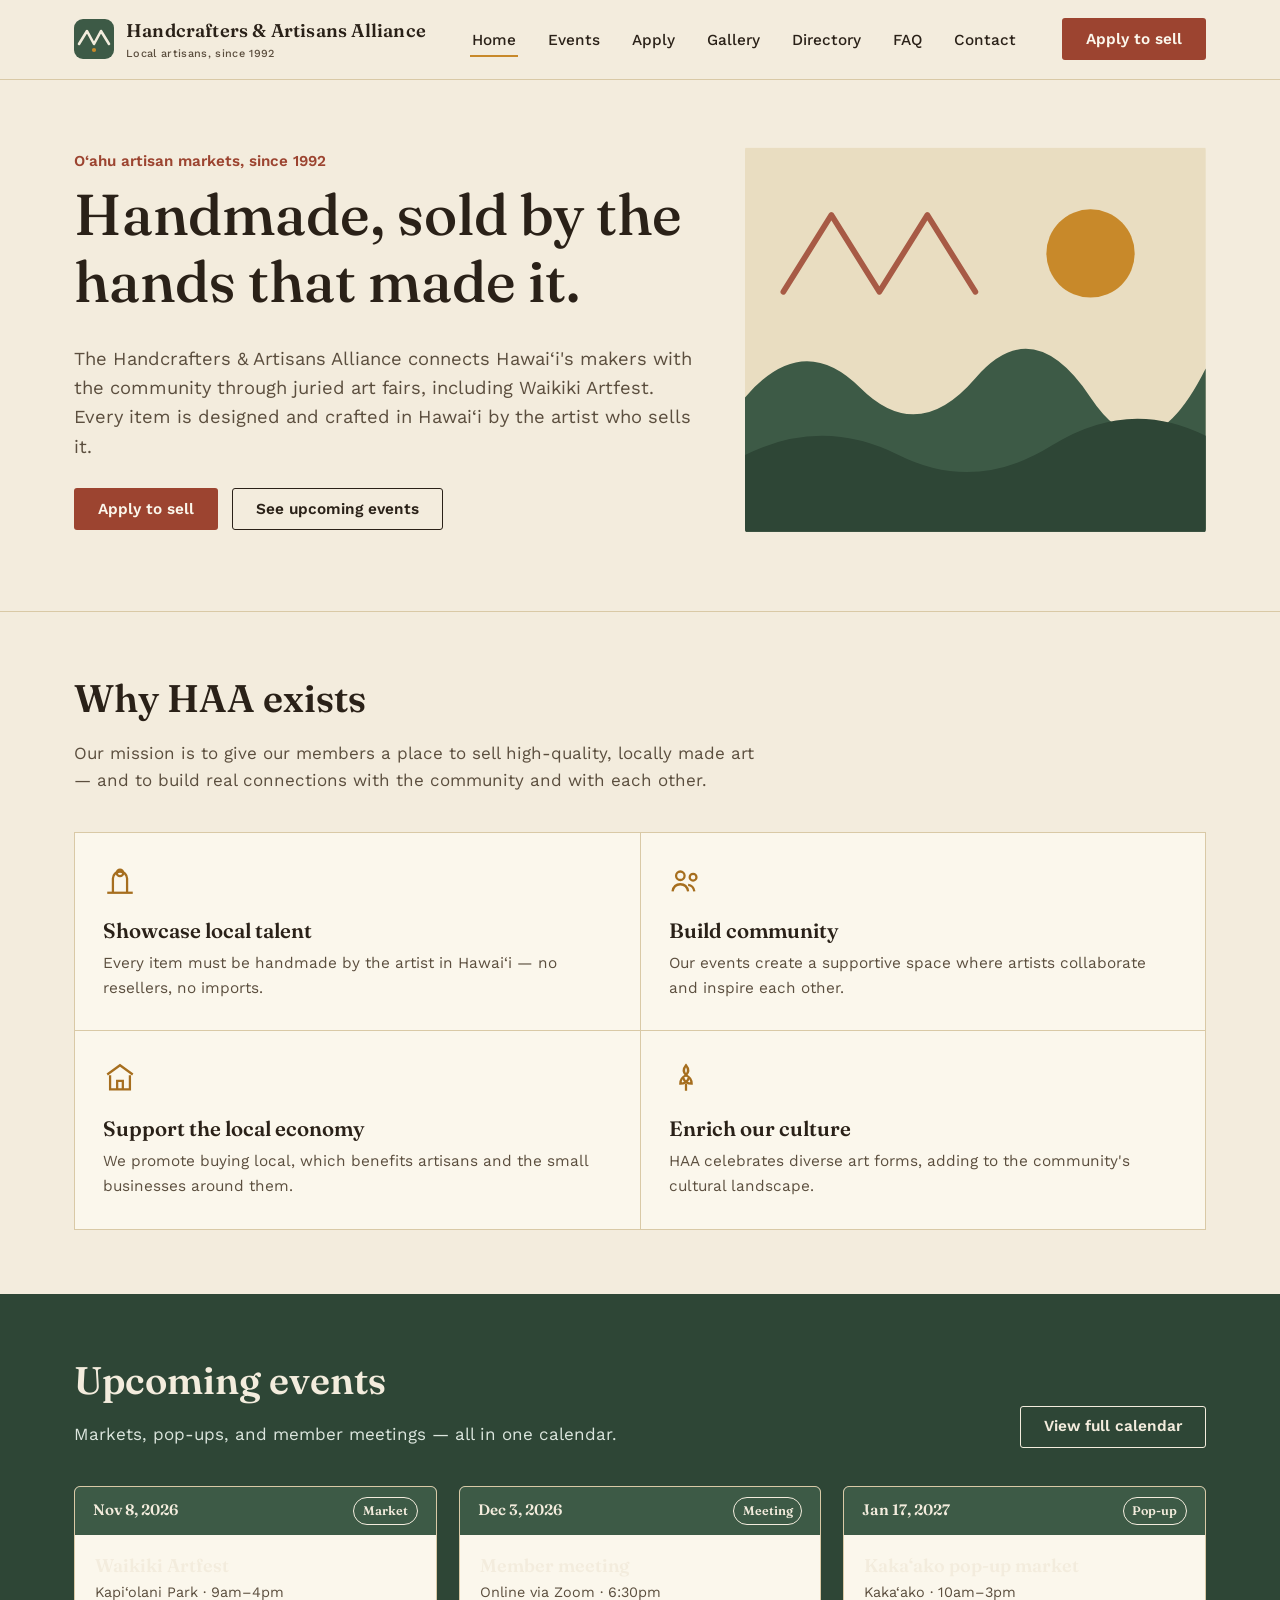
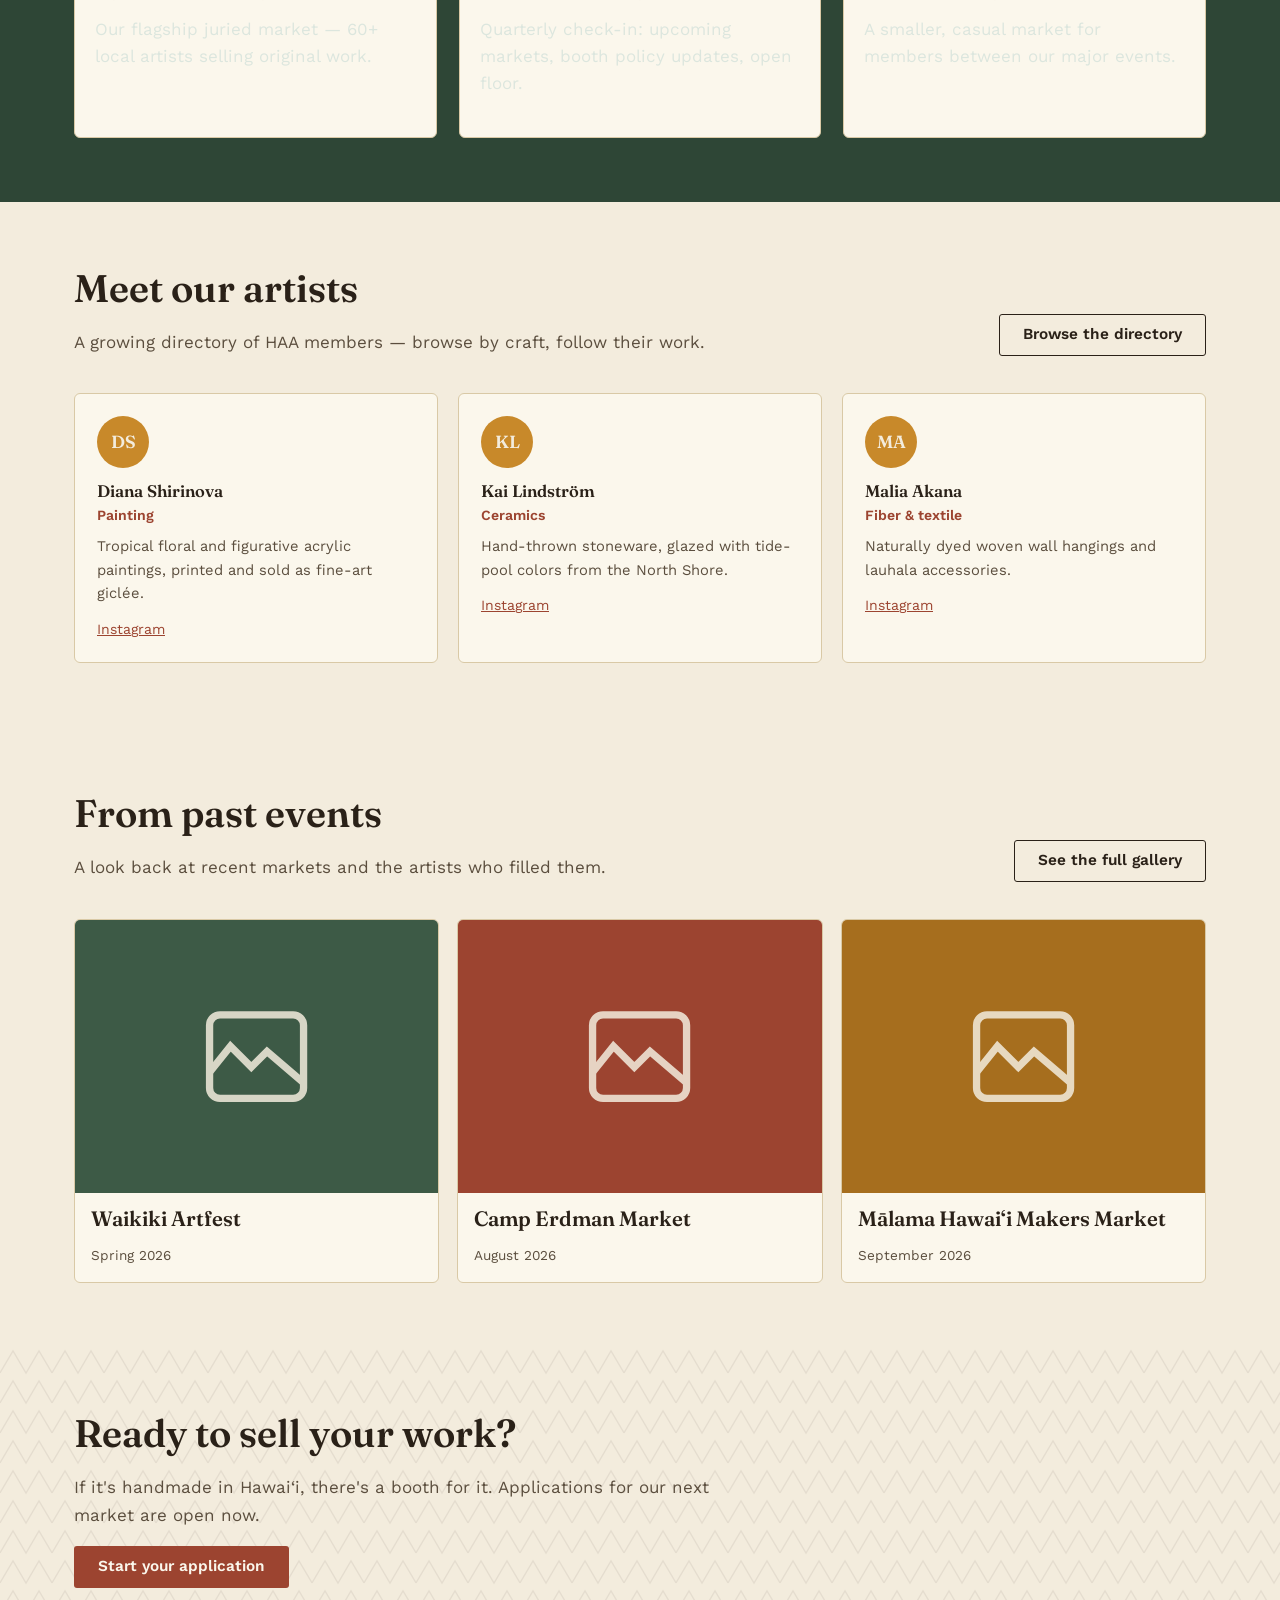
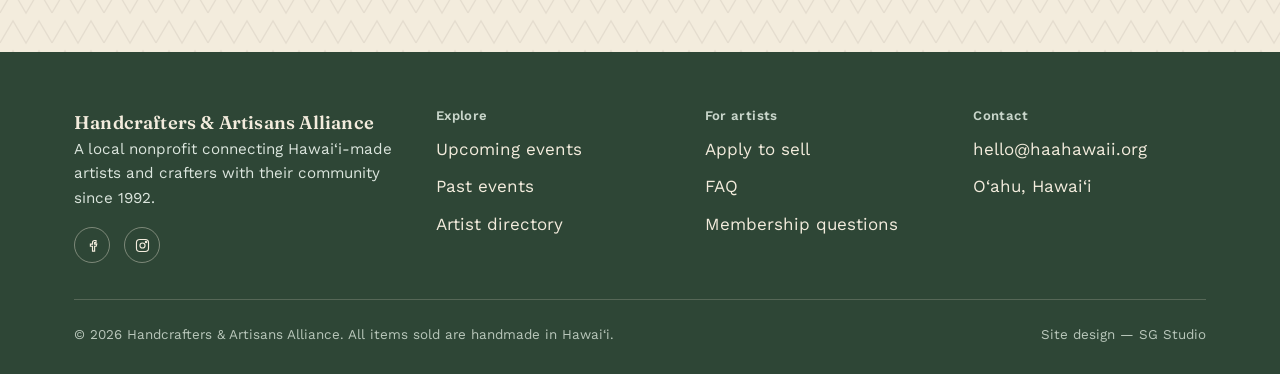
<file: index.html>
<!doctype html>
<html lang="en">
<head>
<meta charset="utf-8">
<meta name="viewport" content="width=device-width, initial-scale=1">
<title>Handcrafters &amp; Artisans Alliance — Local Artisan Markets in Hawai‘i</title>
<meta name="description" content="HAA is a local nonprofit connecting Hawai‘i-made artists and crafters with their community through juried art fairs, including Waikiki Artfest, since 1992.">
<link rel="preconnect" href="https://fonts.googleapis.com">
<link rel="preconnect" href="https://fonts.gstatic.com" crossorigin>
<link href="https://fonts.googleapis.com/css2?family=Fraunces:opsz,wght@9..144,500;9..144,600;9..144,700&family=Work+Sans:wght@400;500;600;700&display=swap" rel="stylesheet">
<link rel="stylesheet" href="css/style.css">
</head>
<body>

<header class="site-header">
  <div class="nav-row">
    <a class="brand" href="index.html">
      <svg class="brand-mark" viewBox="0 0 40 40" xmlns="http://www.w3.org/2000/svg" aria-hidden="true">
        <rect width="40" height="40" rx="9" fill="#3D5A46"/>
        <path d="M5 25 L13 12 L20 25 L27 12 L35 25" stroke="#F3ECDD" stroke-width="2.6" fill="none" stroke-linecap="round" stroke-linejoin="round"/>
        <circle cx="20" cy="31" r="2.1" fill="#C8892A"/>
      </svg>
      <span class="brand-text">Handcrafters &amp; Artisans Alliance<small>Local artisans, since 1992</small></span>
    </a>
    <button class="nav-toggle" aria-label="Toggle menu" aria-expanded="false"><span></span></button>
    <ul class="nav-links">
      <li><a href="index.html" aria-current="page">Home</a></li>
      <li><a href="events.html">Events</a></li>
      <li><a href="apply.html">Apply</a></li>
      <li><a href="gallery.html">Gallery</a></li>
      <li><a href="directory.html">Directory</a></li>
      <li><a href="faq.html">FAQ</a></li>
      <li><a href="contact.html">Contact</a></li>
    </ul>
    <div class="nav-cta">
      <a class="btn btn-primary" href="apply.html">Apply to sell</a>
    </div>
  </div>
</header>

<main>

  <section class="hero">
    <div class="container hero-grid">
      <div>
        <p class="hero-eyebrow">O‘ahu artisan markets, since 1992</p>
        <h1>Handmade, sold by the hands that made it.</h1>
        <p class="lede">The Handcrafters &amp; Artisans Alliance connects Hawai‘i's makers with the community through juried art fairs, including Waikiki Artfest. Every item is designed and crafted in Hawai‘i by the artist who sells it.</p>
        <div class="hero-ctas">
          <a class="btn btn-primary" href="apply.html">Apply to sell</a>
          <a class="btn btn-ghost" href="events.html">See upcoming events</a>
        </div>
      </div>
      <div class="hero-art">
        <svg viewBox="0 0 480 400" xmlns="http://www.w3.org/2000/svg" role="img" aria-label="Abstract illustration of mountains and waves in Hawaiian kapa-cloth colors">
          <rect width="480" height="400" fill="#E9DDC1"/>
          <path d="M0 400 L0 260 Q60 190 120 250 T240 240 T360 260 T480 230 L480 400 Z" fill="#3D5A46"/>
          <path d="M0 400 L0 320 Q80 280 160 320 T320 310 T480 300 L480 400 Z" fill="#2E4636"/>
          <circle cx="360" cy="110" r="46" fill="#C8892A"/>
          <path d="M40 150 L90 70 L140 150 L190 70 L240 150" stroke="#9C4430" stroke-width="6" fill="none" stroke-linecap="round" stroke-linejoin="round" opacity="0.85"/>
        </svg>
      </div>
    </div>
  </section>

  <hr class="divider">

  <section id="purpose">
    <div class="container">
      <div class="section-head">
        <div>
          <h2>Why HAA exists</h2>
          <p>Our mission is to give our members a place to sell high-quality, locally made art — and to build real connections with the community and with each other.</p>
        </div>
      </div>
      <div class="purpose-grid">
        <div class="purpose-card">
          <svg class="icon" viewBox="0 0 24 24" fill="none" stroke="currentColor" stroke-width="1.6"><path d="M7 21V11a5 5 0 0 1 10 0v10"/><path d="M3 21h18"/><circle cx="12" cy="7" r="2.3"/></svg>
          <h3>Showcase local talent</h3>
          <p>Every item must be handmade by the artist in Hawai‘i — no resellers, no imports.</p>
        </div>
        <div class="purpose-card">
          <svg class="icon" viewBox="0 0 24 24" fill="none" stroke="currentColor" stroke-width="1.6"><circle cx="8" cy="9" r="3"/><circle cx="17" cy="10" r="2.4"/><path d="M2.5 20c.6-3.3 2.9-5 5.5-5s4.9 1.7 5.5 5"/><path d="M13.5 15.4c2.1.2 3.9 1.7 4.4 4.6"/></svg>
          <h3>Build community</h3>
          <p>Our events create a supportive space where artists collaborate and inspire each other.</p>
        </div>
        <div class="purpose-card">
          <svg class="icon" viewBox="0 0 24 24" fill="none" stroke="currentColor" stroke-width="1.6"><path d="M3 9.5 12 3l9 6.5"/><path d="M5 10v10h14V10"/><path d="M10 20v-6h4v6"/></svg>
          <h3>Support the local economy</h3>
          <p>We promote buying local, which benefits artisans and the small businesses around them.</p>
        </div>
        <div class="purpose-card">
          <svg class="icon" viewBox="0 0 24 24" fill="none" stroke="currentColor" stroke-width="1.6"><path d="M12 3c2 2.5 2 5 0 7-2-2-2-4.5 0-7Z"/><path d="M12 10c2.6 1.2 4 3.3 4 6-2.9 0-5-1.4-6-4"/><path d="M12 10c-2.6 1.2-4 3.3-4 6 2.9 0 5-1.4 6-4"/><path d="M12 16v5"/></svg>
          <h3>Enrich our culture</h3>
          <p>HAA celebrates diverse art forms, adding to the community's cultural landscape.</p>
        </div>
      </div>
    </div>
  </section>

  <section class="on-taro">
    <div class="container">
      <div class="section-head">
        <div>
          <h2>Upcoming events</h2>
          <p>Markets, pop-ups, and member meetings — all in one calendar.</p>
        </div>
        <a class="btn btn-ghost-light" href="events.html">View full calendar</a>
      </div>
      <div class="card-row">
        <div class="event-card">
          <div class="date-tag"><span>Nov 8, 2026</span><span class="tag tag-market" style="border-color:var(--paper); color:var(--paper)">Market</span></div>
          <div class="body">
            <h3>Waikiki Artfest</h3>
            <p class="meta">Kapi‘olani Park · 9am–4pm</p>
            <p>Our flagship juried market — 60+ local artists selling original work.</p>
          </div>
        </div>
        <div class="event-card">
          <div class="date-tag"><span>Dec 3, 2026</span><span class="tag tag-meeting" style="border-color:var(--paper); color:var(--paper)">Meeting</span></div>
          <div class="body">
            <h3>Member meeting</h3>
            <p class="meta">Online via Zoom · 6:30pm</p>
            <p>Quarterly check-in: upcoming markets, booth policy updates, open floor.</p>
          </div>
        </div>
        <div class="event-card">
          <div class="date-tag"><span>Jan 17, 2027</span><span class="tag tag-pop-up" style="border-color:var(--paper); color:var(--paper)">Pop-up</span></div>
          <div class="body">
            <h3>Kaka‘ako pop-up market</h3>
            <p class="meta">Kaka‘ako · 10am–3pm</p>
            <p>A smaller, casual market for members between our major events.</p>
          </div>
        </div>
      </div>
    </div>
  </section>

  <section>
    <div class="container">
      <div class="section-head">
        <div>
          <h2>Meet our artists</h2>
          <p>A growing directory of HAA members — browse by craft, follow their work.</p>
        </div>
        <a class="btn btn-ghost" href="directory.html">Browse the directory</a>
      </div>
      <div class="directory-grid">
        <div class="vendor-card">
          <div class="avatar">DS</div>
          <h3>Diana Shirinova</h3>
          <p class="craft">Painting</p>
          <p>Tropical floral and figurative acrylic paintings, printed and sold as fine-art giclée.</p>
          <div class="links"><a href="https://instagram.com" target="_blank" rel="noopener">Instagram</a></div>
        </div>
        <div class="vendor-card">
          <div class="avatar">KL</div>
          <h3>Kai Lindström</h3>
          <p class="craft">Ceramics</p>
          <p>Hand-thrown stoneware, glazed with tide-pool colors from the North Shore.</p>
          <div class="links"><a href="https://instagram.com" target="_blank" rel="noopener">Instagram</a></div>
        </div>
        <div class="vendor-card">
          <div class="avatar">MA</div>
          <h3>Malia Akana</h3>
          <p class="craft">Fiber &amp; textile</p>
          <p>Naturally dyed woven wall hangings and lauhala accessories.</p>
          <div class="links"><a href="https://instagram.com" target="_blank" rel="noopener">Instagram</a></div>
        </div>
      </div>
    </div>
  </section>

  <section>
    <div class="container">
      <div class="section-head">
        <div>
          <h2>From past events</h2>
          <p>A look back at recent markets and the artists who filled them.</p>
        </div>
        <a class="btn btn-ghost" href="gallery.html">See the full gallery</a>
      </div>
      <div class="gallery-grid">
        <div class="gallery-item">
          <div class="gallery-thumb" style="background:var(--taro)">
            <svg viewBox="0 0 24 24" fill="none" stroke="#F3ECDD" stroke-width="1.4"><path d="M3 15l4-5 4 4 3-3 7 6"/><rect x="3" y="4" width="18" height="16" rx="2"/></svg>
          </div>
          <div class="gallery-cap"><h3>Waikiki Artfest</h3><span class="yr">Spring 2026</span></div>
        </div>
        <div class="gallery-item">
          <div class="gallery-thumb" style="background:var(--noni)">
            <svg viewBox="0 0 24 24" fill="none" stroke="#F3ECDD" stroke-width="1.4"><path d="M3 15l4-5 4 4 3-3 7 6"/><rect x="3" y="4" width="18" height="16" rx="2"/></svg>
          </div>
          <div class="gallery-cap"><h3>Camp Erdman Market</h3><span class="yr">August 2026</span></div>
        </div>
        <div class="gallery-item">
          <div class="gallery-thumb" style="background:var(--ochre-deep)">
            <svg viewBox="0 0 24 24" fill="none" stroke="#F3ECDD" stroke-width="1.4"><path d="M3 15l4-5 4 4 3-3 7 6"/><rect x="3" y="4" width="18" height="16" rx="2"/></svg>
          </div>
          <div class="gallery-cap"><h3>Mālama Hawai‘i Makers Market</h3><span class="yr">September 2026</span></div>
        </div>
      </div>
    </div>
  </section>

  <section class="pattern-kapa">
    <div class="container" style="text-align:left">
      <h2>Ready to sell your work?</h2>
      <p class="lede" style="color:var(--ink-soft)">If it's handmade in Hawai‘i, there's a booth for it. Applications for our next market are open now.</p>
      <a class="btn btn-primary" href="apply.html">Start your application</a>
    </div>
  </section>

</main>

<footer class="site-footer">
  <div class="container">
    <div class="footer-grid">
      <div class="footer-brand">
        <div class="brand-text" style="color:var(--paper)">Handcrafters &amp; Artisans Alliance</div>
        <p>A local nonprofit connecting Hawai‘i-made artists and crafters with their community since 1992.</p>
        <div class="social-row">
          <a href="https://www.facebook.com/HAAHawaii" target="_blank" rel="noopener" aria-label="Facebook">
            <svg viewBox="0 0 24 24" fill="none" stroke="#F3ECDD" stroke-width="1.6"><path d="M15 8h2V5h-2a3 3 0 0 0-3 3v2H9v3h3v7h3v-7h2.2l.8-3H15V8Z"/></svg>
          </a>
          <a href="https://instagram.com/waikikiartfest" target="_blank" rel="noopener" aria-label="Instagram">
            <svg viewBox="0 0 24 24" fill="none" stroke="#F3ECDD" stroke-width="1.6"><rect x="3.5" y="3.5" width="17" height="17" rx="4.5"/><circle cx="12" cy="12" r="3.6"/><circle cx="17" cy="7" r="1"/></svg>
          </a>
        </div>
      </div>
      <div>
        <h4>Explore</h4>
        <ul>
          <li><a href="events.html">Upcoming events</a></li>
          <li><a href="gallery.html">Past events</a></li>
          <li><a href="directory.html">Artist directory</a></li>
        </ul>
      </div>
      <div>
        <h4>For artists</h4>
        <ul>
          <li><a href="apply.html">Apply to sell</a></li>
          <li><a href="faq.html">FAQ</a></li>
          <li><a href="contact.html">Membership questions</a></li>
        </ul>
      </div>
      <div>
        <h4>Contact</h4>
        <ul>
          <li><a href="mailto:hello@haahawaii.org">hello@haahawaii.org</a></li>
          <li>O‘ahu, Hawai‘i</li>
        </ul>
      </div>
    </div>
    <div class="footer-bottom">
      <span>© 2026 Handcrafters &amp; Artisans Alliance. All items sold are handmade in Hawai‘i.</span>
      <span>Site design — SG Studio</span>
    </div>
  </div>
</footer>

<script src="js/main.js"></script>
</body>
</html>
</file>
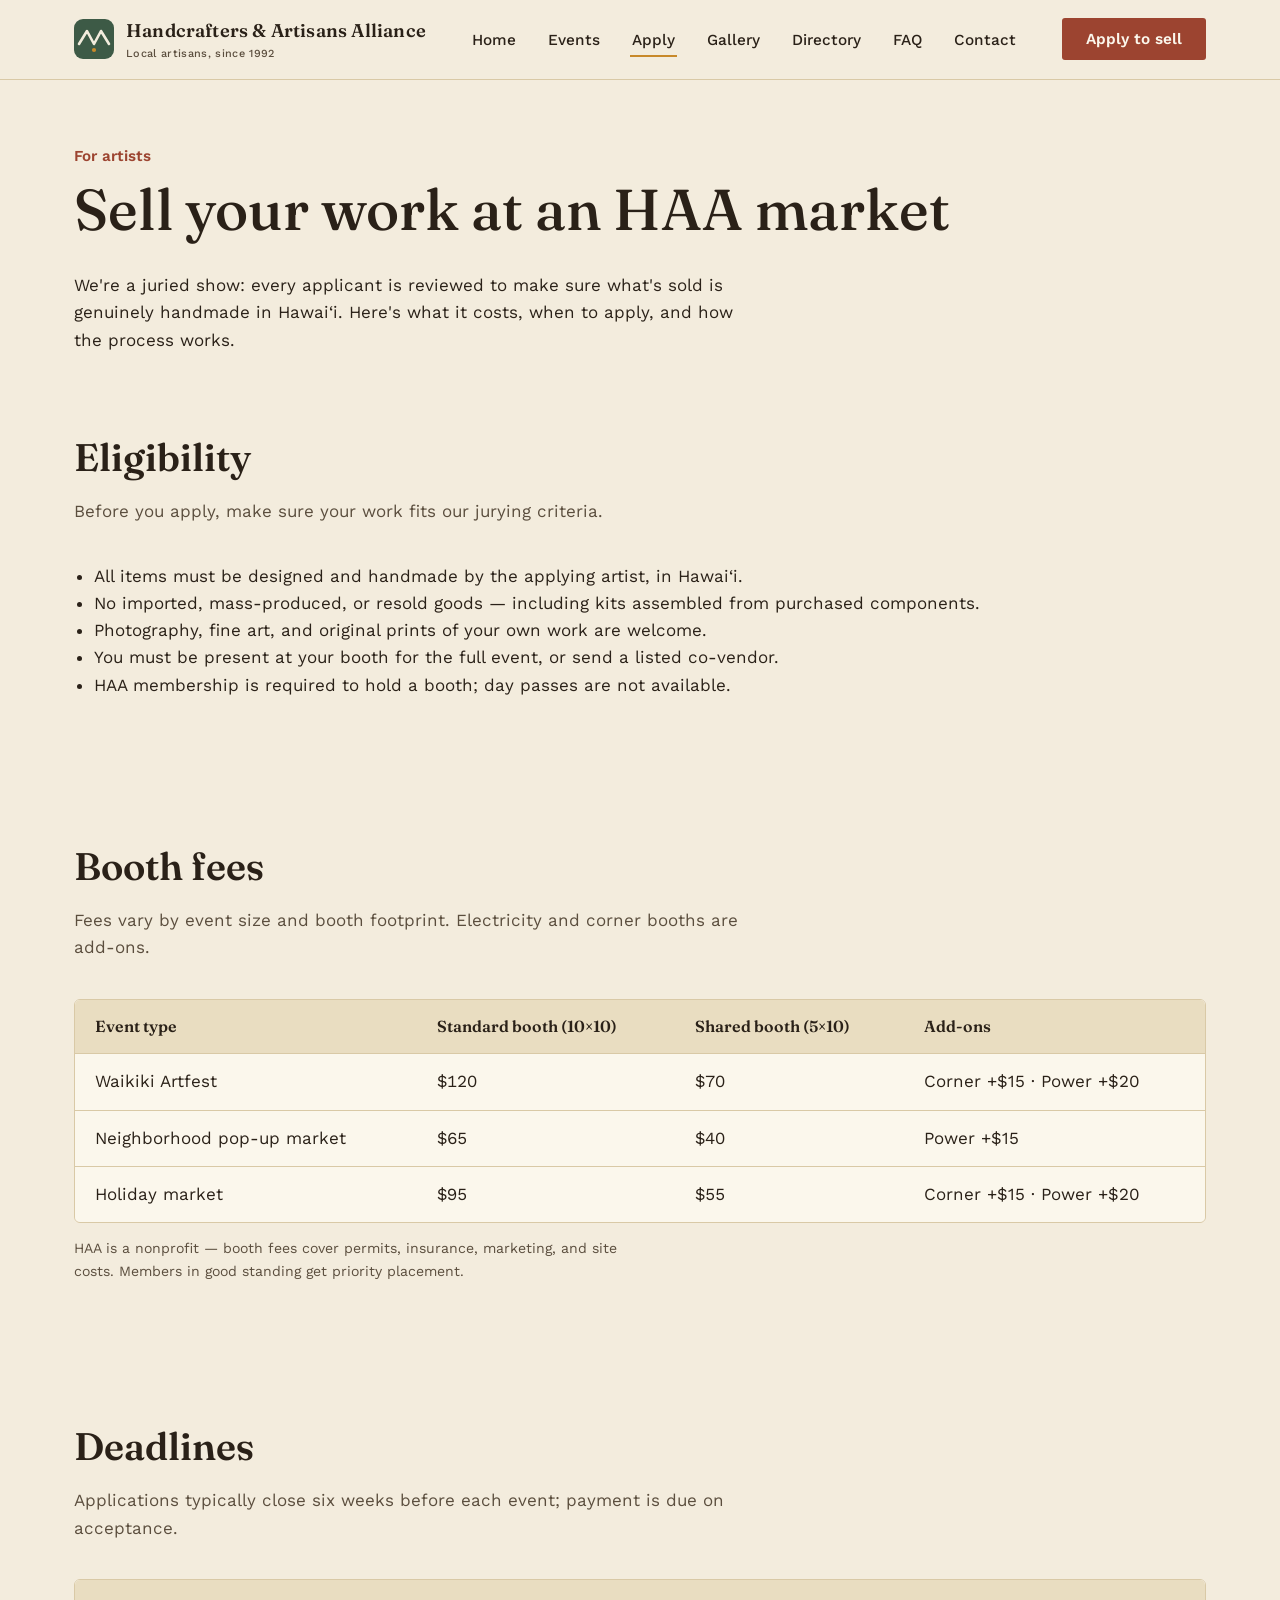
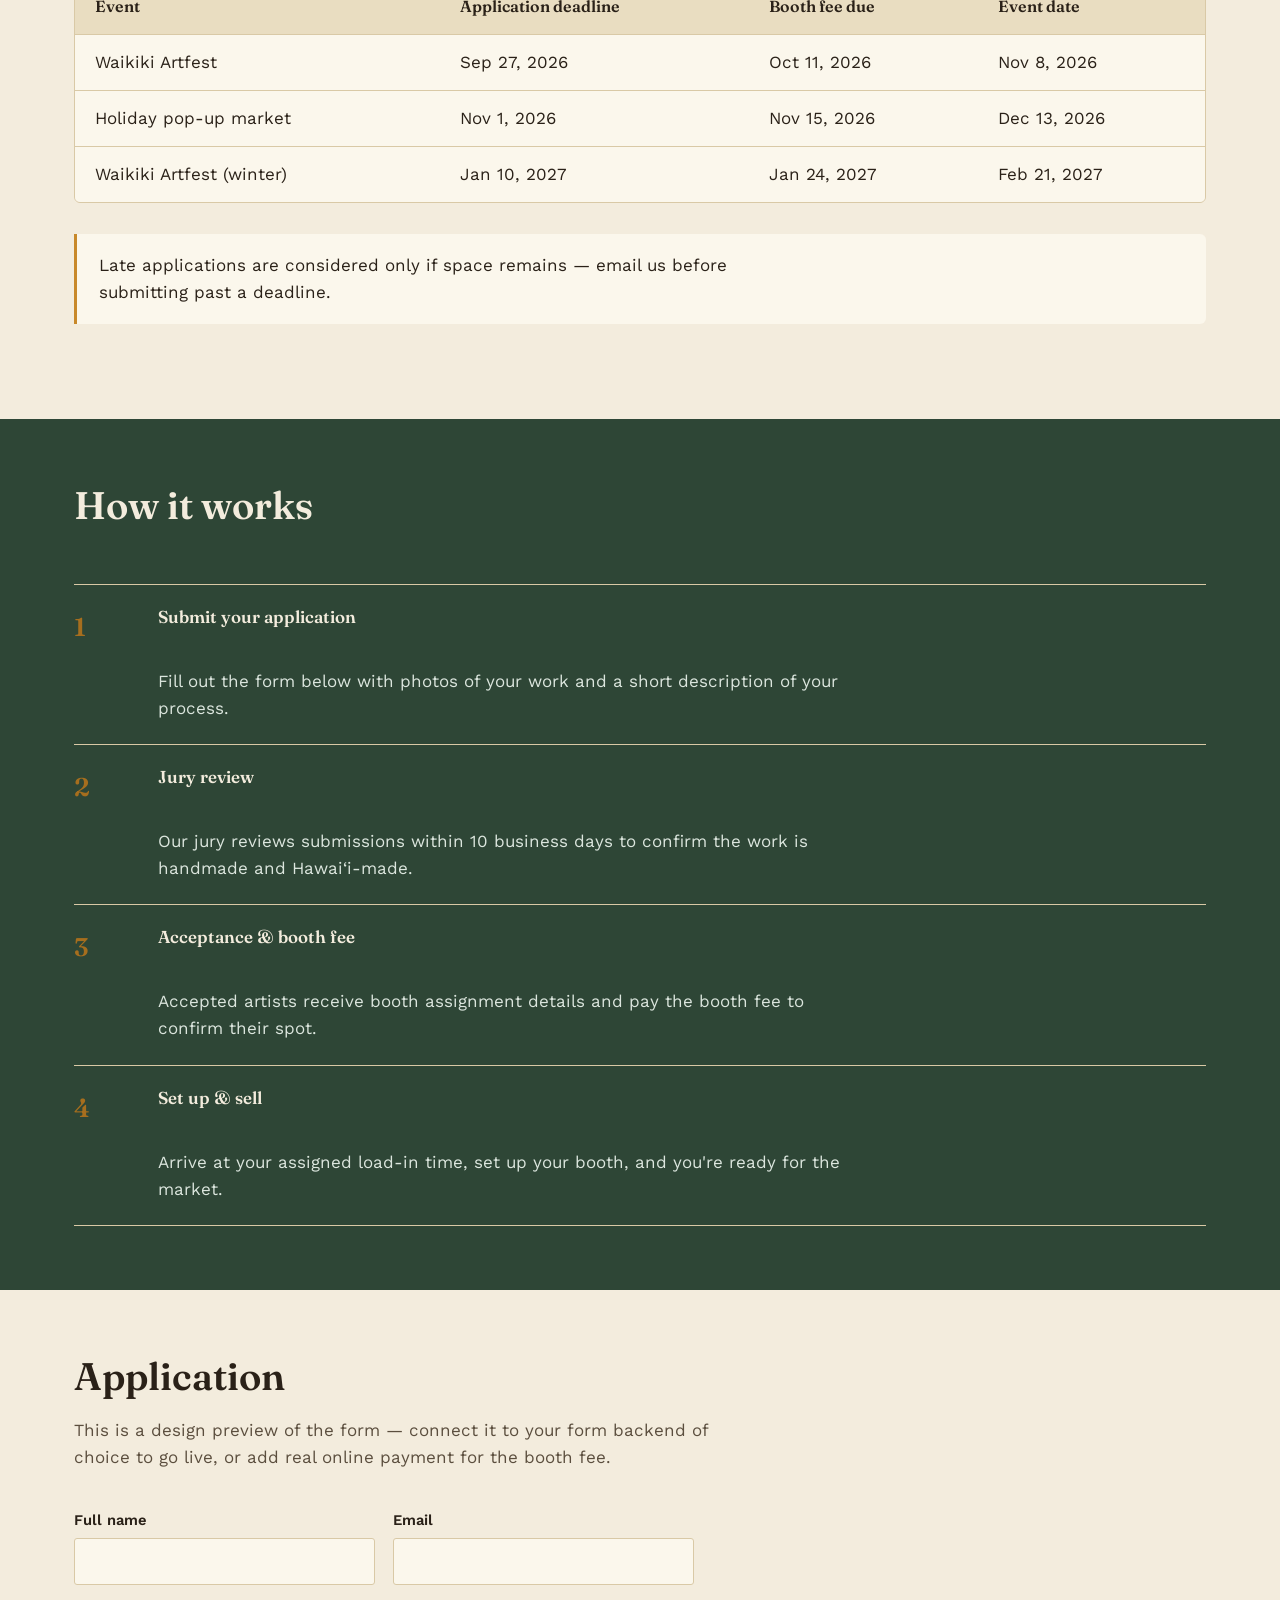
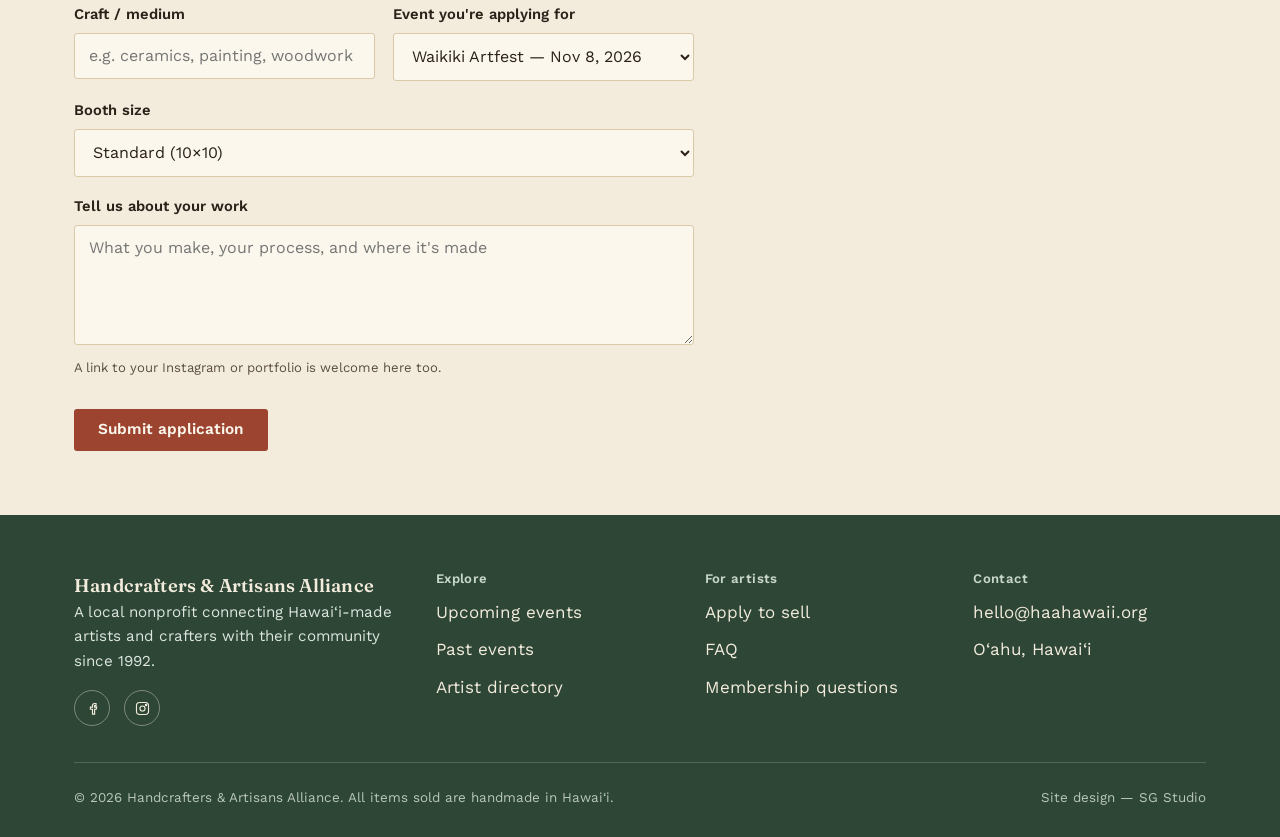
<file: apply.html>
<!doctype html>
<html lang="en">
<head>
<meta charset="utf-8">
<meta name="viewport" content="width=device-width, initial-scale=1">
<title>For Artists / Apply — Handcrafters &amp; Artisans Alliance</title>
<meta name="description" content="Apply for a booth at a Handcrafters &amp; Artisans Alliance market. Eligibility, booth fees, deadlines, and the application process.">
<link rel="preconnect" href="https://fonts.googleapis.com">
<link rel="preconnect" href="https://fonts.gstatic.com" crossorigin>
<link href="https://fonts.googleapis.com/css2?family=Fraunces:opsz,wght@9..144,500;9..144,600;9..144,700&family=Work+Sans:wght@400;500;600;700&display=swap" rel="stylesheet">
<link rel="stylesheet" href="css/style.css">
</head>
<body>

<header class="site-header">
  <div class="nav-row">
    <a class="brand" href="index.html">
      <svg class="brand-mark" viewBox="0 0 40 40" xmlns="http://www.w3.org/2000/svg" aria-hidden="true">
        <rect width="40" height="40" rx="9" fill="#3D5A46"/>
        <path d="M5 25 L13 12 L20 25 L27 12 L35 25" stroke="#F3ECDD" stroke-width="2.6" fill="none" stroke-linecap="round" stroke-linejoin="round"/>
        <circle cx="20" cy="31" r="2.1" fill="#C8892A"/>
      </svg>
      <span class="brand-text">Handcrafters &amp; Artisans Alliance<small>Local artisans, since 1992</small></span>
    </a>
    <button class="nav-toggle" aria-label="Toggle menu" aria-expanded="false"><span></span></button>
    <ul class="nav-links">
      <li><a href="index.html">Home</a></li>
      <li><a href="events.html">Events</a></li>
      <li><a href="apply.html" aria-current="page">Apply</a></li>
      <li><a href="gallery.html">Gallery</a></li>
      <li><a href="directory.html">Directory</a></li>
      <li><a href="faq.html">FAQ</a></li>
      <li><a href="contact.html">Contact</a></li>
    </ul>
    <div class="nav-cta">
      <a class="btn btn-primary" href="#apply-form">Apply to sell</a>
    </div>
  </div>
</header>

<main>
  <section style="padding-bottom:0">
    <div class="container">
      <p class="hero-eyebrow">For artists</p>
      <h1>Sell your work at an HAA market</h1>
      <p class="lede">We're a juried show: every applicant is reviewed to make sure what's sold is genuinely handmade in Hawai‘i. Here's what it costs, when to apply, and how the process works.</p>
    </div>
  </section>

  <section>
    <div class="container">
      <div class="section-head">
        <div>
          <h2>Eligibility</h2>
          <p>Before you apply, make sure your work fits our jurying criteria.</p>
        </div>
      </div>
      <ul>
        <li>All items must be designed and handmade by the applying artist, in Hawai‘i.</li>
        <li>No imported, mass-produced, or resold goods — including kits assembled from purchased components.</li>
        <li>Photography, fine art, and original prints of your own work are welcome.</li>
        <li>You must be present at your booth for the full event, or send a listed co-vendor.</li>
        <li>HAA membership is required to hold a booth; day passes are not available.</li>
      </ul>
    </div>
  </section>

  <section>
    <div class="container">
      <div class="section-head">
        <div>
          <h2>Booth fees</h2>
          <p>Fees vary by event size and booth footprint. Electricity and corner booths are add-ons.</p>
        </div>
      </div>
      <div class="table-wrap">
        <table>
          <thead>
            <tr><th>Event type</th><th>Standard booth (10×10)</th><th>Shared booth (5×10)</th><th>Add-ons</th></tr>
          </thead>
          <tbody>
            <tr><td>Waikiki Artfest</td><td class="num">$120</td><td class="num">$70</td><td>Corner +$15 · Power +$20</td></tr>
            <tr><td>Neighborhood pop-up market</td><td class="num">$65</td><td class="num">$40</td><td>Power +$15</td></tr>
            <tr><td>Holiday market</td><td class="num">$95</td><td class="num">$55</td><td>Corner +$15 · Power +$20</td></tr>
          </tbody>
        </table>
      </div>
      <p class="form-note" style="margin-top:1em">HAA is a nonprofit — booth fees cover permits, insurance, marketing, and site costs. Members in good standing get priority placement.</p>
    </div>
  </section>

  <section>
    <div class="container">
      <div class="section-head">
        <div>
          <h2>Deadlines</h2>
          <p>Applications typically close six weeks before each event; payment is due on acceptance.</p>
        </div>
      </div>
      <div class="table-wrap">
        <table>
          <thead>
            <tr><th>Event</th><th>Application deadline</th><th>Booth fee due</th><th>Event date</th></tr>
          </thead>
          <tbody>
            <tr><td>Waikiki Artfest</td><td>Sep 27, 2026</td><td>Oct 11, 2026</td><td>Nov 8, 2026</td></tr>
            <tr><td>Holiday pop-up market</td><td>Nov 1, 2026</td><td>Nov 15, 2026</td><td>Dec 13, 2026</td></tr>
            <tr><td>Waikiki Artfest (winter)</td><td>Jan 10, 2027</td><td>Jan 24, 2027</td><td>Feb 21, 2027</td></tr>
          </tbody>
        </table>
      </div>
      <div class="note-box">
        <p>Late applications are considered only if space remains — email us before submitting past a deadline.</p>
      </div>
    </div>
  </section>

  <section class="on-taro">
    <div class="container">
      <div class="section-head">
        <div>
          <h2>How it works</h2>
        </div>
      </div>
      <div class="steps">
        <div class="step">
          <h3 style="color:var(--paper)">Submit your application</h3>
          <p style="color:#DCE6DE">Fill out the form below with photos of your work and a short description of your process.</p>
        </div>
        <div class="step">
          <h3 style="color:var(--paper)">Jury review</h3>
          <p style="color:#DCE6DE">Our jury reviews submissions within 10 business days to confirm the work is handmade and Hawai‘i-made.</p>
        </div>
        <div class="step">
          <h3 style="color:var(--paper)">Acceptance &amp; booth fee</h3>
          <p style="color:#DCE6DE">Accepted artists receive booth assignment details and pay the booth fee to confirm their spot.</p>
        </div>
        <div class="step">
          <h3 style="color:var(--paper)">Set up &amp; sell</h3>
          <p style="color:#DCE6DE">Arrive at your assigned load-in time, set up your booth, and you're ready for the market.</p>
        </div>
      </div>
    </div>
  </section>

  <section id="apply-form">
    <div class="container">
      <div class="section-head">
        <div>
          <h2>Application</h2>
          <p>This is a design preview of the form — connect it to your form backend of choice to go live, or add real online payment for the booth fee.</p>
        </div>
      </div>
      <form class="form-grid" data-demo-form>
        <div class="form-row-2">
          <div>
            <label for="name">Full name</label>
            <input id="name" name="name" type="text" required>
          </div>
          <div>
            <label for="email">Email</label>
            <input id="email" name="email" type="email" required>
          </div>
        </div>
        <div class="form-row-2">
          <div>
            <label for="craft">Craft / medium</label>
            <input id="craft" name="craft" type="text" placeholder="e.g. ceramics, painting, woodwork">
          </div>
          <div>
            <label for="event">Event you're applying for</label>
            <select id="event" name="event">
              <option>Waikiki Artfest — Nov 8, 2026</option>
              <option>Holiday pop-up market — Dec 13, 2026</option>
              <option>Waikiki Artfest (winter) — Feb 21, 2027</option>
            </select>
          </div>
        </div>
        <div>
          <label for="booth">Booth size</label>
          <select id="booth" name="booth">
            <option>Standard (10×10)</option>
            <option>Shared (5×10)</option>
          </select>
        </div>
        <div>
          <label for="desc">Tell us about your work</label>
          <textarea id="desc" name="desc" placeholder="What you make, your process, and where it's made"></textarea>
          <p class="field-hint">A link to your Instagram or portfolio is welcome here too.</p>
        </div>
        <div>
          <button class="btn btn-primary" type="submit">Submit application</button>
        </div>
        <p class="form-status" style="display:none; color:var(--taro-deep); font-weight:600;"></p>
      </form>
    </div>
  </section>
</main>

<footer class="site-footer">
  <div class="container">
    <div class="footer-grid">
      <div class="footer-brand">
        <div class="brand-text" style="color:var(--paper)">Handcrafters &amp; Artisans Alliance</div>
        <p>A local nonprofit connecting Hawai‘i-made artists and crafters with their community since 1992.</p>
        <div class="social-row">
          <a href="https://www.facebook.com/HAAHawaii" target="_blank" rel="noopener" aria-label="Facebook">
            <svg viewBox="0 0 24 24" fill="none" stroke="#F3ECDD" stroke-width="1.6"><path d="M15 8h2V5h-2a3 3 0 0 0-3 3v2H9v3h3v7h3v-7h2.2l.8-3H15V8Z"/></svg>
          </a>
          <a href="https://instagram.com/waikikiartfest" target="_blank" rel="noopener" aria-label="Instagram">
            <svg viewBox="0 0 24 24" fill="none" stroke="#F3ECDD" stroke-width="1.6"><rect x="3.5" y="3.5" width="17" height="17" rx="4.5"/><circle cx="12" cy="12" r="3.6"/><circle cx="17" cy="7" r="1"/></svg>
          </a>
        </div>
      </div>
      <div>
        <h4>Explore</h4>
        <ul>
          <li><a href="events.html">Upcoming events</a></li>
          <li><a href="gallery.html">Past events</a></li>
          <li><a href="directory.html">Artist directory</a></li>
        </ul>
      </div>
      <div>
        <h4>For artists</h4>
        <ul>
          <li><a href="apply.html">Apply to sell</a></li>
          <li><a href="faq.html">FAQ</a></li>
          <li><a href="contact.html">Membership questions</a></li>
        </ul>
      </div>
      <div>
        <h4>Contact</h4>
        <ul>
          <li><a href="mailto:hello@haahawaii.org">hello@haahawaii.org</a></li>
          <li>O‘ahu, Hawai‘i</li>
        </ul>
      </div>
    </div>
    <div class="footer-bottom">
      <span>© 2026 Handcrafters &amp; Artisans Alliance. All items sold are handmade in Hawai‘i.</span>
      <span>Site design — SG Studio</span>
    </div>
  </div>
</footer>

<script src="js/main.js"></script>
</body>
</html>
</file>
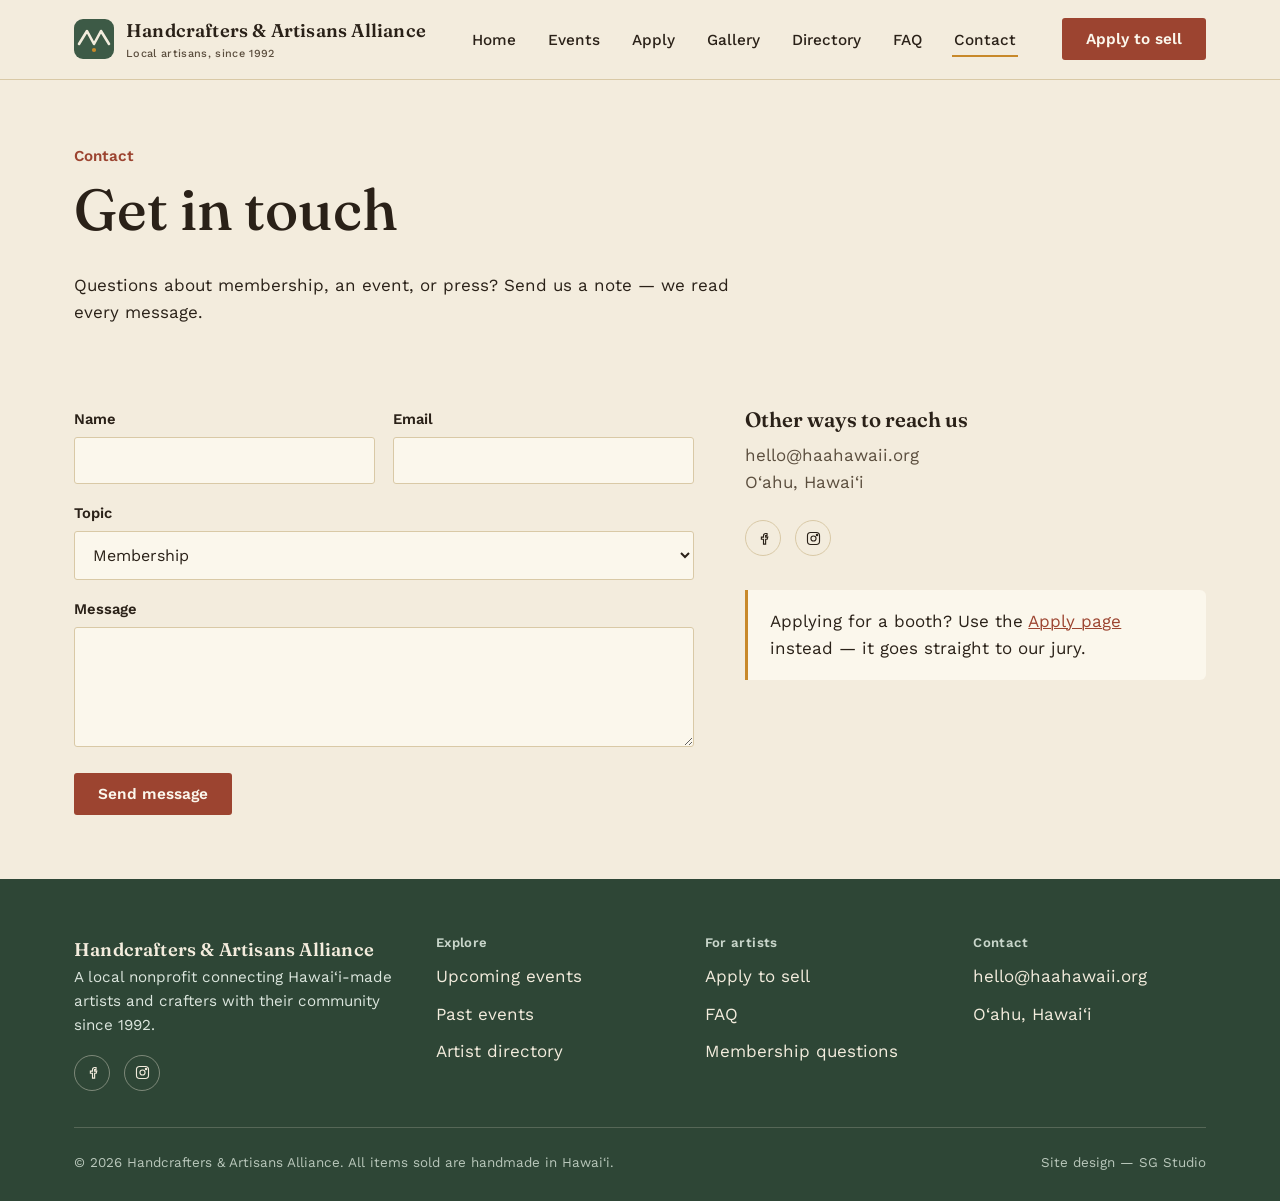
<file: contact.html>
<!doctype html>
<html lang="en">
<head>
<meta charset="utf-8">
<meta name="viewport" content="width=device-width, initial-scale=1">
<title>Contact — Handcrafters &amp; Artisans Alliance</title>
<meta name="description" content="Get in touch with the Handcrafters & Artisans Alliance about membership, events, or press.">
<link rel="preconnect" href="https://fonts.googleapis.com">
<link rel="preconnect" href="https://fonts.gstatic.com" crossorigin>
<link href="https://fonts.googleapis.com/css2?family=Fraunces:opsz,wght@9..144,500;9..144,600;9..144,700&family=Work+Sans:wght@400;500;600;700&display=swap" rel="stylesheet">
<link rel="stylesheet" href="css/style.css">
</head>
<body>

<header class="site-header">
  <div class="nav-row">
    <a class="brand" href="index.html">
      <svg class="brand-mark" viewBox="0 0 40 40" xmlns="http://www.w3.org/2000/svg" aria-hidden="true">
        <rect width="40" height="40" rx="9" fill="#3D5A46"/>
        <path d="M5 25 L13 12 L20 25 L27 12 L35 25" stroke="#F3ECDD" stroke-width="2.6" fill="none" stroke-linecap="round" stroke-linejoin="round"/>
        <circle cx="20" cy="31" r="2.1" fill="#C8892A"/>
      </svg>
      <span class="brand-text">Handcrafters &amp; Artisans Alliance<small>Local artisans, since 1992</small></span>
    </a>
    <button class="nav-toggle" aria-label="Toggle menu" aria-expanded="false"><span></span></button>
    <ul class="nav-links">
      <li><a href="index.html">Home</a></li>
      <li><a href="events.html">Events</a></li>
      <li><a href="apply.html">Apply</a></li>
      <li><a href="gallery.html">Gallery</a></li>
      <li><a href="directory.html">Directory</a></li>
      <li><a href="faq.html">FAQ</a></li>
      <li><a href="contact.html" aria-current="page">Contact</a></li>
    </ul>
    <div class="nav-cta">
      <a class="btn btn-primary" href="apply.html">Apply to sell</a>
    </div>
  </div>
</header>

<main>
  <section style="padding-bottom:0">
    <div class="container">
      <p class="hero-eyebrow">Contact</p>
      <h1>Get in touch</h1>
      <p class="lede">Questions about membership, an event, or press? Send us a note — we read every message.</p>
    </div>
  </section>

  <section>
    <div class="container hero-grid" style="align-items:start">
      <form class="form-grid" data-demo-form>
        <div class="form-row-2">
          <div>
            <label for="c-name">Name</label>
            <input id="c-name" name="name" type="text" required>
          </div>
          <div>
            <label for="c-email">Email</label>
            <input id="c-email" name="email" type="email" required>
          </div>
        </div>
        <div>
          <label for="c-topic">Topic</label>
          <select id="c-topic" name="topic">
            <option>Membership</option>
            <option>Booth / event question</option>
            <option>Press &amp; media</option>
            <option>Something else</option>
          </select>
        </div>
        <div>
          <label for="c-message">Message</label>
          <textarea id="c-message" name="message" required></textarea>
        </div>
        <div>
          <button class="btn btn-primary" type="submit">Send message</button>
        </div>
        <p class="form-status" style="display:none; color:var(--taro-deep); font-weight:600;"></p>
      </form>

      <div>
        <h3>Other ways to reach us</h3>
        <p style="color:var(--ink-soft)">hello@haahawaii.org<br>O‘ahu, Hawai‘i</p>
        <div class="social-row" style="margin-top:1.4em">
          <a href="https://www.facebook.com/HAAHawaii" target="_blank" rel="noopener" aria-label="Facebook" style="border-color:var(--line)">
            <svg viewBox="0 0 24 24" fill="none" stroke="#2A2118" stroke-width="1.6"><path d="M15 8h2V5h-2a3 3 0 0 0-3 3v2H9v3h3v7h3v-7h2.2l.8-3H15V8Z"/></svg>
          </a>
          <a href="https://instagram.com/waikikiartfest" target="_blank" rel="noopener" aria-label="Instagram" style="border-color:var(--line)">
            <svg viewBox="0 0 24 24" fill="none" stroke="#2A2118" stroke-width="1.6"><rect x="3.5" y="3.5" width="17" height="17" rx="4.5"/><circle cx="12" cy="12" r="3.6"/><circle cx="17" cy="7" r="1"/></svg>
          </a>
        </div>
        <div class="note-box" style="margin-top:2em">
          <p>Applying for a booth? Use the <a href="apply.html">Apply page</a> instead — it goes straight to our jury.</p>
        </div>
      </div>
    </div>
  </section>
</main>

<footer class="site-footer">
  <div class="container">
    <div class="footer-grid">
      <div class="footer-brand">
        <div class="brand-text" style="color:var(--paper)">Handcrafters &amp; Artisans Alliance</div>
        <p>A local nonprofit connecting Hawai‘i-made artists and crafters with their community since 1992.</p>
        <div class="social-row">
          <a href="https://www.facebook.com/HAAHawaii" target="_blank" rel="noopener" aria-label="Facebook">
            <svg viewBox="0 0 24 24" fill="none" stroke="#F3ECDD" stroke-width="1.6"><path d="M15 8h2V5h-2a3 3 0 0 0-3 3v2H9v3h3v7h3v-7h2.2l.8-3H15V8Z"/></svg>
          </a>
          <a href="https://instagram.com/waikikiartfest" target="_blank" rel="noopener" aria-label="Instagram">
            <svg viewBox="0 0 24 24" fill="none" stroke="#F3ECDD" stroke-width="1.6"><rect x="3.5" y="3.5" width="17" height="17" rx="4.5"/><circle cx="12" cy="12" r="3.6"/><circle cx="17" cy="7" r="1"/></svg>
          </a>
        </div>
      </div>
      <div>
        <h4>Explore</h4>
        <ul>
          <li><a href="events.html">Upcoming events</a></li>
          <li><a href="gallery.html">Past events</a></li>
          <li><a href="directory.html">Artist directory</a></li>
        </ul>
      </div>
      <div>
        <h4>For artists</h4>
        <ul>
          <li><a href="apply.html">Apply to sell</a></li>
          <li><a href="faq.html">FAQ</a></li>
          <li><a href="contact.html">Membership questions</a></li>
        </ul>
      </div>
      <div>
        <h4>Contact</h4>
        <ul>
          <li><a href="mailto:hello@haahawaii.org">hello@haahawaii.org</a></li>
          <li>O‘ahu, Hawai‘i</li>
        </ul>
      </div>
    </div>
    <div class="footer-bottom">
      <span>© 2026 Handcrafters &amp; Artisans Alliance. All items sold are handmade in Hawai‘i.</span>
      <span>Site design — SG Studio</span>
    </div>
  </div>
</footer>

<script src="js/main.js"></script>
</body>
</html>
</file>
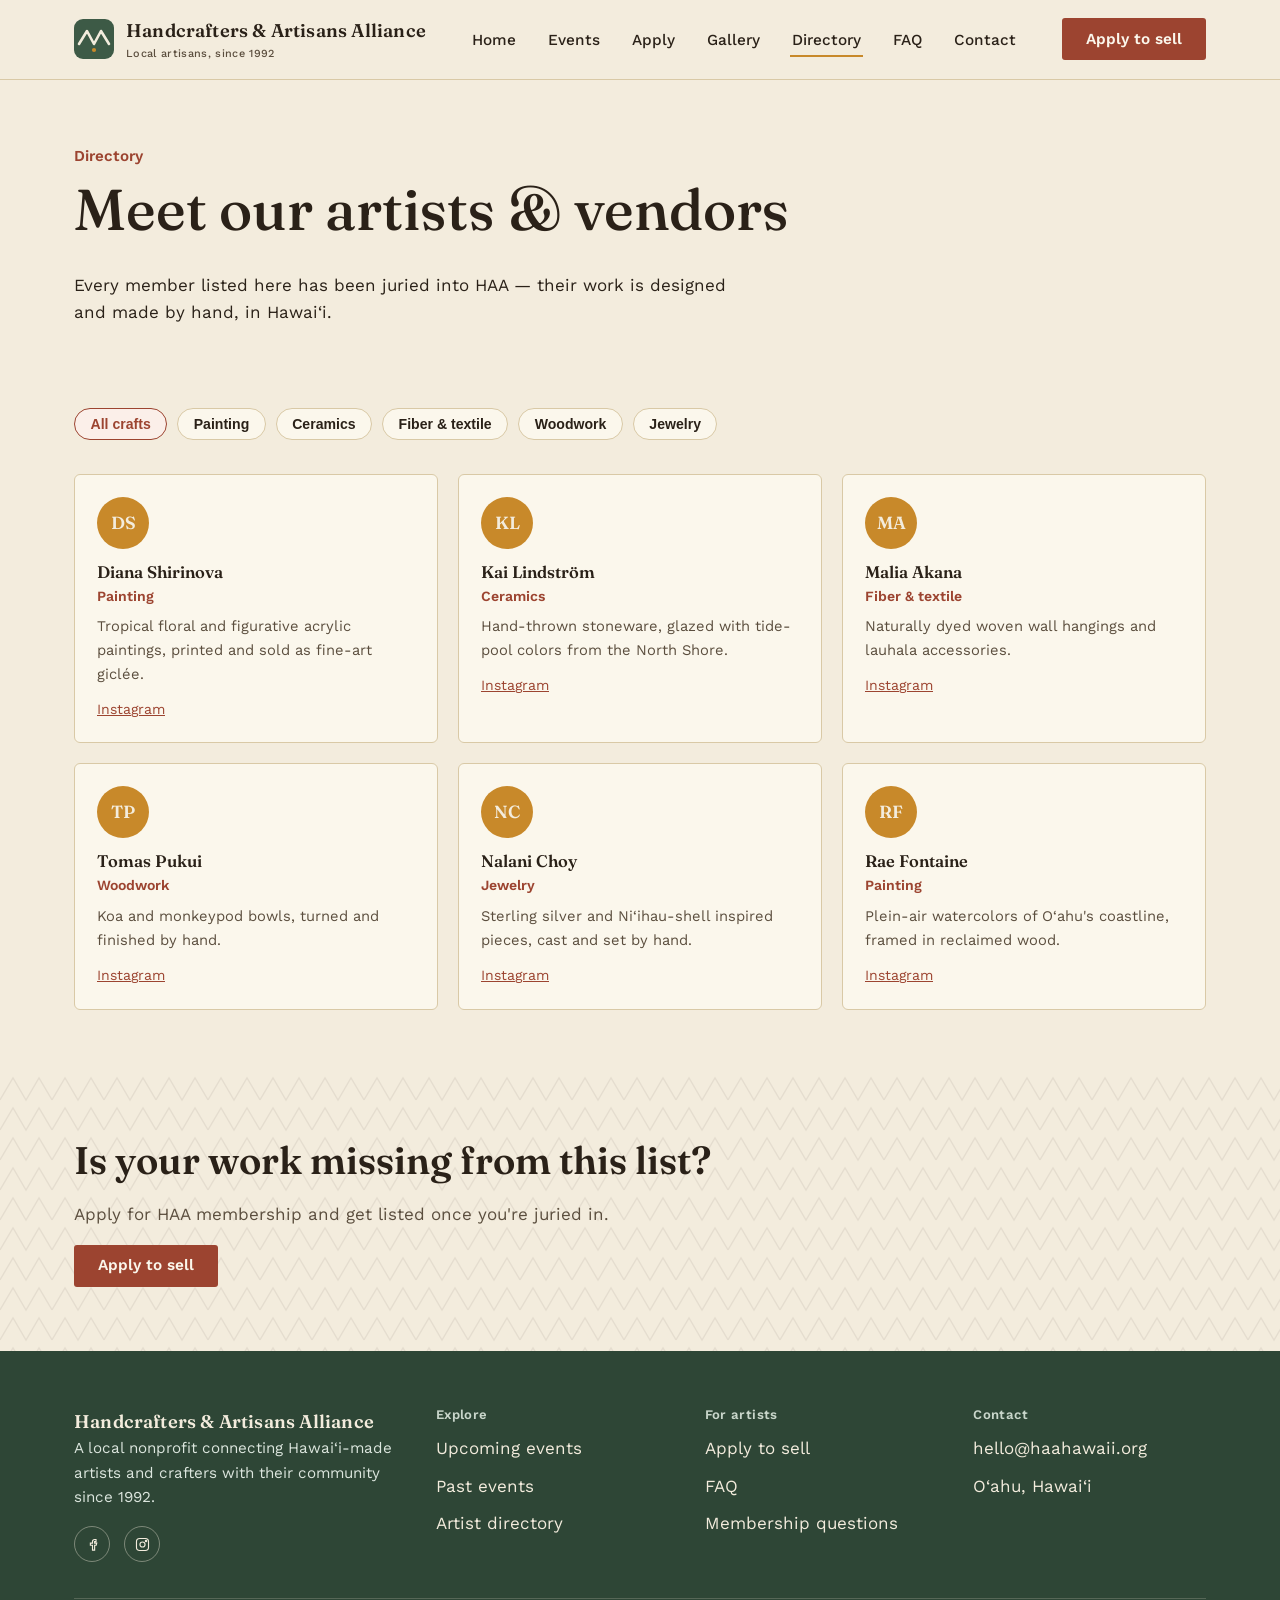
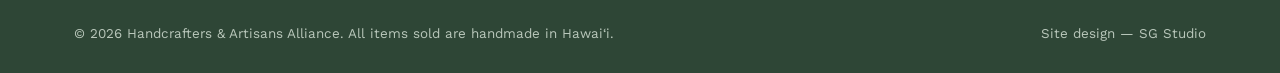
<file: directory.html>
<!doctype html>
<html lang="en">
<head>
<meta charset="utf-8">
<meta name="viewport" content="width=device-width, initial-scale=1">
<title>Artist Directory — Handcrafters &amp; Artisans Alliance</title>
<meta name="description" content="Browse HAA member artists and vendors by craft — painting, ceramics, fiber, woodwork, jewelry, and more.">
<link rel="preconnect" href="https://fonts.googleapis.com">
<link rel="preconnect" href="https://fonts.gstatic.com" crossorigin>
<link href="https://fonts.googleapis.com/css2?family=Fraunces:opsz,wght@9..144,500;9..144,600;9..144,700&family=Work+Sans:wght@400;500;600;700&display=swap" rel="stylesheet">
<link rel="stylesheet" href="css/style.css">
</head>
<body>

<header class="site-header">
  <div class="nav-row">
    <a class="brand" href="index.html">
      <svg class="brand-mark" viewBox="0 0 40 40" xmlns="http://www.w3.org/2000/svg" aria-hidden="true">
        <rect width="40" height="40" rx="9" fill="#3D5A46"/>
        <path d="M5 25 L13 12 L20 25 L27 12 L35 25" stroke="#F3ECDD" stroke-width="2.6" fill="none" stroke-linecap="round" stroke-linejoin="round"/>
        <circle cx="20" cy="31" r="2.1" fill="#C8892A"/>
      </svg>
      <span class="brand-text">Handcrafters &amp; Artisans Alliance<small>Local artisans, since 1992</small></span>
    </a>
    <button class="nav-toggle" aria-label="Toggle menu" aria-expanded="false"><span></span></button>
    <ul class="nav-links">
      <li><a href="index.html">Home</a></li>
      <li><a href="events.html">Events</a></li>
      <li><a href="apply.html">Apply</a></li>
      <li><a href="gallery.html">Gallery</a></li>
      <li><a href="directory.html" aria-current="page">Directory</a></li>
      <li><a href="faq.html">FAQ</a></li>
      <li><a href="contact.html">Contact</a></li>
    </ul>
    <div class="nav-cta">
      <a class="btn btn-primary" href="apply.html">Apply to sell</a>
    </div>
  </div>
</header>

<main>
  <section style="padding-bottom:0">
    <div class="container">
      <p class="hero-eyebrow">Directory</p>
      <h1>Meet our artists &amp; vendors</h1>
      <p class="lede">Every member listed here has been juried into HAA — their work is designed and made by hand, in Hawai‘i.</p>
    </div>
  </section>

  <section>
    <div class="container">
      <div class="filter-row" data-filter-group data-filter-target=".vendor-card">
        <button class="chip is-active" data-filter="all">All crafts</button>
        <button class="chip" data-filter="painting">Painting</button>
        <button class="chip" data-filter="ceramics">Ceramics</button>
        <button class="chip" data-filter="fiber">Fiber &amp; textile</button>
        <button class="chip" data-filter="wood">Woodwork</button>
        <button class="chip" data-filter="jewelry">Jewelry</button>
      </div>

      <div class="directory-grid">
        <div class="vendor-card" data-category="painting">
          <div class="avatar">DS</div>
          <h3>Diana Shirinova</h3>
          <p class="craft">Painting</p>
          <p>Tropical floral and figurative acrylic paintings, printed and sold as fine-art giclée.</p>
          <div class="links"><a href="https://instagram.com" target="_blank" rel="noopener">Instagram</a></div>
        </div>

        <div class="vendor-card" data-category="ceramics">
          <div class="avatar">KL</div>
          <h3>Kai Lindström</h3>
          <p class="craft">Ceramics</p>
          <p>Hand-thrown stoneware, glazed with tide-pool colors from the North Shore.</p>
          <div class="links"><a href="https://instagram.com" target="_blank" rel="noopener">Instagram</a></div>
        </div>

        <div class="vendor-card" data-category="fiber">
          <div class="avatar">MA</div>
          <h3>Malia Akana</h3>
          <p class="craft">Fiber &amp; textile</p>
          <p>Naturally dyed woven wall hangings and lauhala accessories.</p>
          <div class="links"><a href="https://instagram.com" target="_blank" rel="noopener">Instagram</a></div>
        </div>

        <div class="vendor-card" data-category="wood">
          <div class="avatar">TP</div>
          <h3>Tomas Pukui</h3>
          <p class="craft">Woodwork</p>
          <p>Koa and monkeypod bowls, turned and finished by hand.</p>
          <div class="links"><a href="https://instagram.com" target="_blank" rel="noopener">Instagram</a></div>
        </div>

        <div class="vendor-card" data-category="jewelry">
          <div class="avatar">NC</div>
          <h3>Nalani Choy</h3>
          <p class="craft">Jewelry</p>
          <p>Sterling silver and Ni‘ihau-shell inspired pieces, cast and set by hand.</p>
          <div class="links"><a href="https://instagram.com" target="_blank" rel="noopener">Instagram</a></div>
        </div>

        <div class="vendor-card" data-category="painting">
          <div class="avatar">RF</div>
          <h3>Rae Fontaine</h3>
          <p class="craft">Painting</p>
          <p>Plein-air watercolors of O‘ahu's coastline, framed in reclaimed wood.</p>
          <div class="links"><a href="https://instagram.com" target="_blank" rel="noopener">Instagram</a></div>
        </div>
      </div>
    </div>
  </section>

  <section class="pattern-kapa">
    <div class="container">
      <h2>Is your work missing from this list?</h2>
      <p class="lede" style="color:var(--ink-soft)">Apply for HAA membership and get listed once you're juried in.</p>
      <a class="btn btn-primary" href="apply.html">Apply to sell</a>
    </div>
  </section>
</main>

<footer class="site-footer">
  <div class="container">
    <div class="footer-grid">
      <div class="footer-brand">
        <div class="brand-text" style="color:var(--paper)">Handcrafters &amp; Artisans Alliance</div>
        <p>A local nonprofit connecting Hawai‘i-made artists and crafters with their community since 1992.</p>
        <div class="social-row">
          <a href="https://www.facebook.com/HAAHawaii" target="_blank" rel="noopener" aria-label="Facebook">
            <svg viewBox="0 0 24 24" fill="none" stroke="#F3ECDD" stroke-width="1.6"><path d="M15 8h2V5h-2a3 3 0 0 0-3 3v2H9v3h3v7h3v-7h2.2l.8-3H15V8Z"/></svg>
          </a>
          <a href="https://instagram.com/waikikiartfest" target="_blank" rel="noopener" aria-label="Instagram">
            <svg viewBox="0 0 24 24" fill="none" stroke="#F3ECDD" stroke-width="1.6"><rect x="3.5" y="3.5" width="17" height="17" rx="4.5"/><circle cx="12" cy="12" r="3.6"/><circle cx="17" cy="7" r="1"/></svg>
          </a>
        </div>
      </div>
      <div>
        <h4>Explore</h4>
        <ul>
          <li><a href="events.html">Upcoming events</a></li>
          <li><a href="gallery.html">Past events</a></li>
          <li><a href="directory.html">Artist directory</a></li>
        </ul>
      </div>
      <div>
        <h4>For artists</h4>
        <ul>
          <li><a href="apply.html">Apply to sell</a></li>
          <li><a href="faq.html">FAQ</a></li>
          <li><a href="contact.html">Membership questions</a></li>
        </ul>
      </div>
      <div>
        <h4>Contact</h4>
        <ul>
          <li><a href="mailto:hello@haahawaii.org">hello@haahawaii.org</a></li>
          <li>O‘ahu, Hawai‘i</li>
        </ul>
      </div>
    </div>
    <div class="footer-bottom">
      <span>© 2026 Handcrafters &amp; Artisans Alliance. All items sold are handmade in Hawai‘i.</span>
      <span>Site design — SG Studio</span>
    </div>
  </div>
</footer>

<script src="js/main.js"></script>
</body>
</html>
</file>
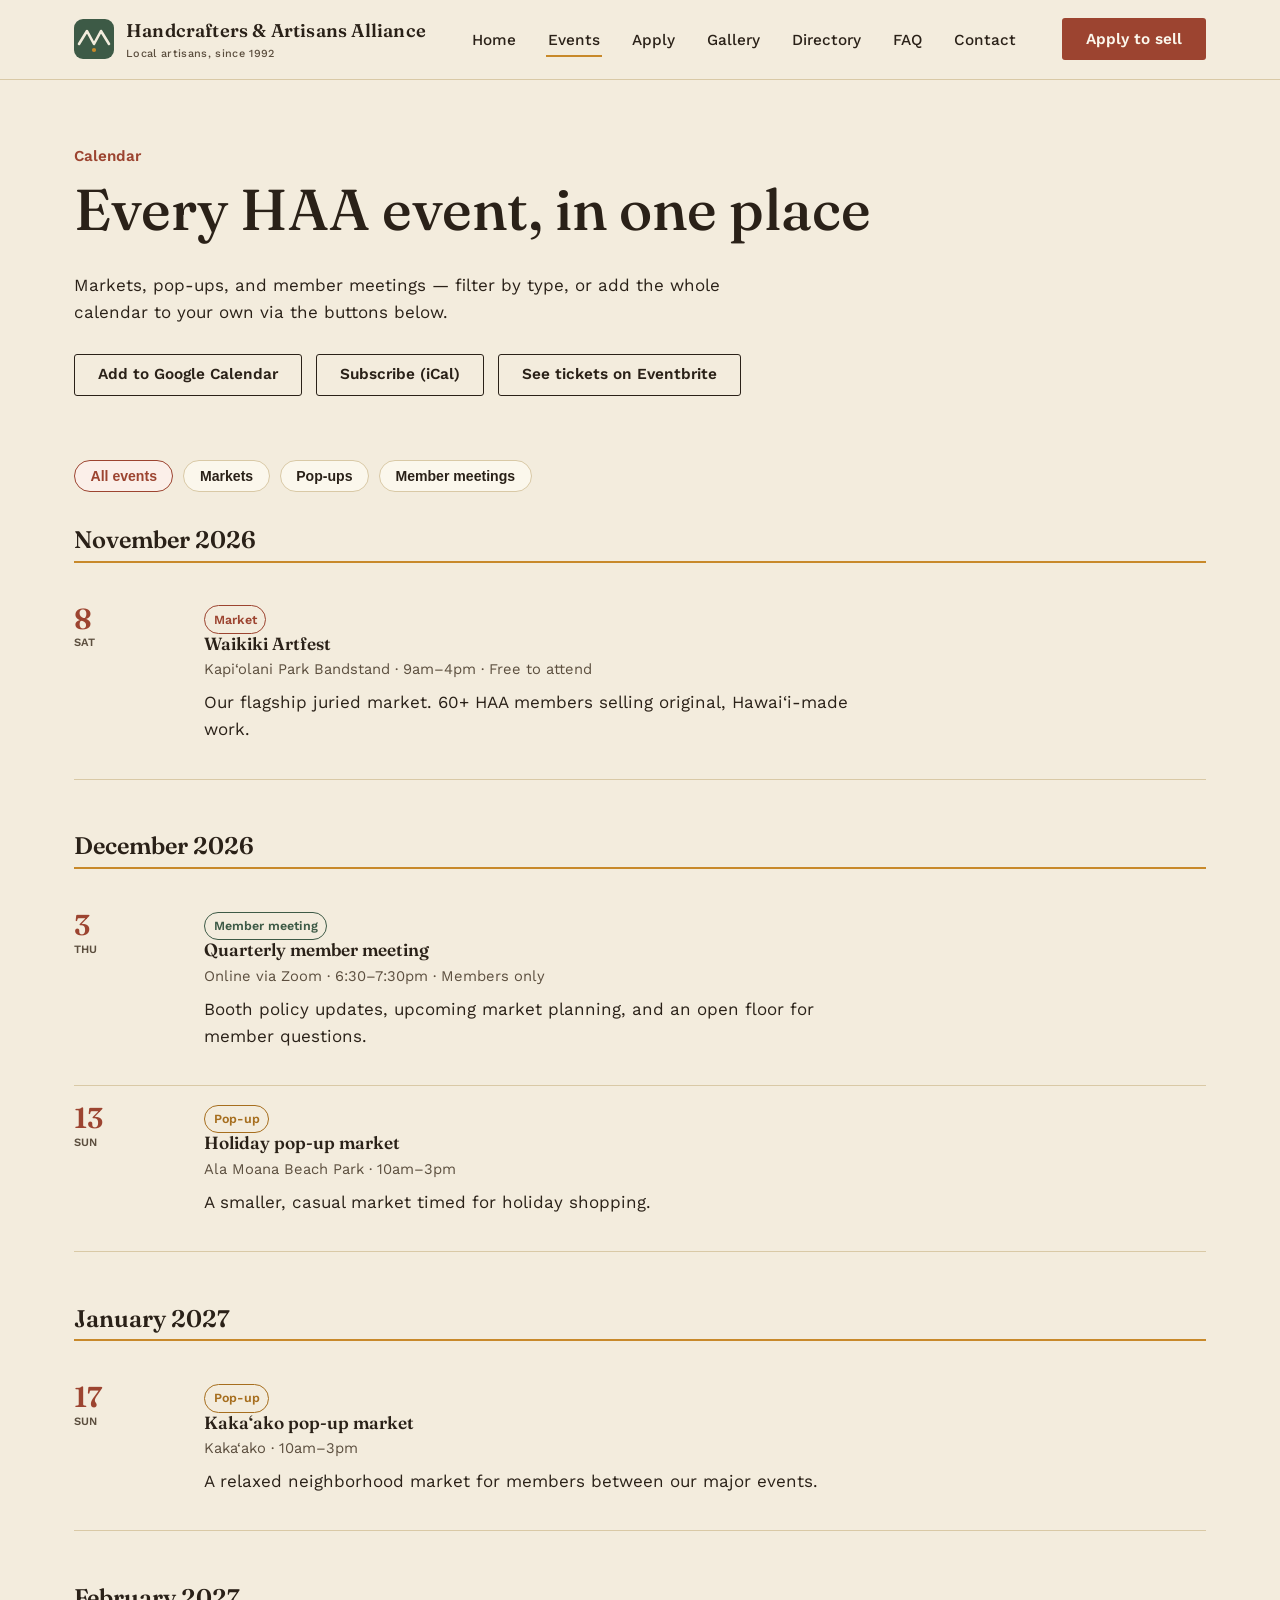
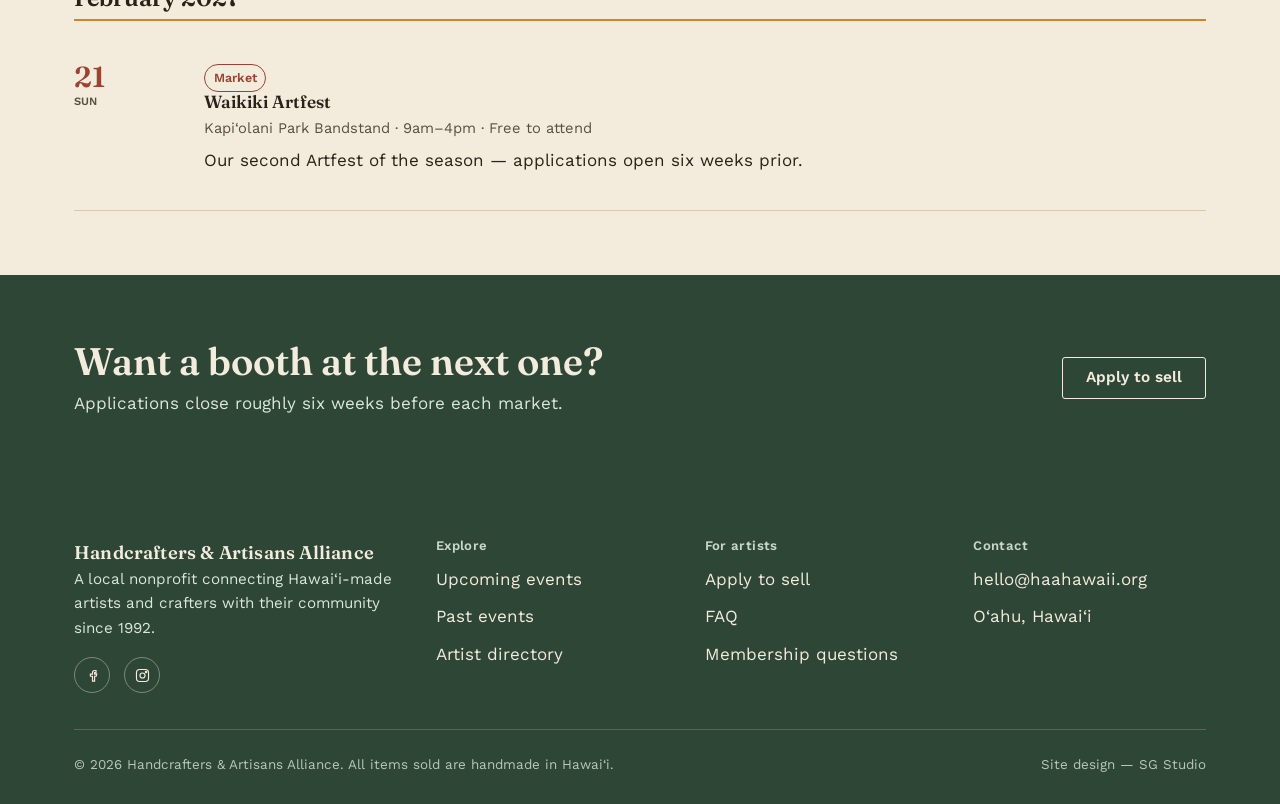
<file: events.html>
<!doctype html>
<html lang="en">
<head>
<meta charset="utf-8">
<meta name="viewport" content="width=device-width, initial-scale=1">
<title>Upcoming Events — Handcrafters &amp; Artisans Alliance</title>
<meta name="description" content="One calendar for every HAA market, pop-up, and member meeting — including Waikiki Artfest.">
<link rel="preconnect" href="https://fonts.googleapis.com">
<link rel="preconnect" href="https://fonts.gstatic.com" crossorigin>
<link href="https://fonts.googleapis.com/css2?family=Fraunces:opsz,wght@9..144,500;9..144,600;9..144,700&family=Work+Sans:wght@400;500;600;700&display=swap" rel="stylesheet">
<link rel="stylesheet" href="css/style.css">
</head>
<body>

<header class="site-header">
  <div class="nav-row">
    <a class="brand" href="index.html">
      <svg class="brand-mark" viewBox="0 0 40 40" xmlns="http://www.w3.org/2000/svg" aria-hidden="true">
        <rect width="40" height="40" rx="9" fill="#3D5A46"/>
        <path d="M5 25 L13 12 L20 25 L27 12 L35 25" stroke="#F3ECDD" stroke-width="2.6" fill="none" stroke-linecap="round" stroke-linejoin="round"/>
        <circle cx="20" cy="31" r="2.1" fill="#C8892A"/>
      </svg>
      <span class="brand-text">Handcrafters &amp; Artisans Alliance<small>Local artisans, since 1992</small></span>
    </a>
    <button class="nav-toggle" aria-label="Toggle menu" aria-expanded="false"><span></span></button>
    <ul class="nav-links">
      <li><a href="index.html">Home</a></li>
      <li><a href="events.html" aria-current="page">Events</a></li>
      <li><a href="apply.html">Apply</a></li>
      <li><a href="gallery.html">Gallery</a></li>
      <li><a href="directory.html">Directory</a></li>
      <li><a href="faq.html">FAQ</a></li>
      <li><a href="contact.html">Contact</a></li>
    </ul>
    <div class="nav-cta">
      <a class="btn btn-primary" href="apply.html">Apply to sell</a>
    </div>
  </div>
</header>

<main>
  <section style="padding-bottom:0">
    <div class="container">
      <p class="hero-eyebrow">Calendar</p>
      <h1>Every HAA event, in one place</h1>
      <p class="lede">Markets, pop-ups, and member meetings — filter by type, or add the whole calendar to your own via the buttons below.</p>
      <div class="hero-ctas" style="margin-bottom:0">
        <a class="btn btn-ghost" href="#" onclick="return false;">Add to Google Calendar</a>
        <a class="btn btn-ghost" href="#" onclick="return false;">Subscribe (iCal)</a>
        <a class="btn btn-ghost" href="https://eventbrite.com" target="_blank" rel="noopener">See tickets on Eventbrite</a>
      </div>
    </div>
  </section>

  <section>
    <div class="container">
      <div class="filter-row" data-filter-group data-filter-target=".timeline-item">
        <button class="chip is-active" data-filter="all">All events</button>
        <button class="chip" data-filter="market">Markets</button>
        <button class="chip" data-filter="pop-up">Pop-ups</button>
        <button class="chip" data-filter="meeting">Member meetings</button>
      </div>

      <div class="timeline">
        <h2 class="timeline-month">November 2026</h2>
        <div class="timeline-item" data-category="market">
          <div class="day">8<span>SAT</span></div>
          <div class="details">
            <span class="tag tag-market">Market</span>
            <h3>Waikiki Artfest</h3>
            <p class="meta">Kapi‘olani Park Bandstand · 9am–4pm · Free to attend</p>
            <p>Our flagship juried market. 60+ HAA members selling original, Hawai‘i-made work.</p>
          </div>
        </div>

        <h2 class="timeline-month">December 2026</h2>
        <div class="timeline-item" data-category="meeting">
          <div class="day">3<span>THU</span></div>
          <div class="details">
            <span class="tag tag-meeting">Member meeting</span>
            <h3>Quarterly member meeting</h3>
            <p class="meta">Online via Zoom · 6:30–7:30pm · Members only</p>
            <p>Booth policy updates, upcoming market planning, and an open floor for member questions.</p>
          </div>
        </div>
        <div class="timeline-item" data-category="pop-up">
          <div class="day">13<span>SUN</span></div>
          <div class="details">
            <span class="tag tag-pop-up">Pop-up</span>
            <h3>Holiday pop-up market</h3>
            <p class="meta">Ala Moana Beach Park · 10am–3pm</p>
            <p>A smaller, casual market timed for holiday shopping.</p>
          </div>
        </div>

        <h2 class="timeline-month">January 2027</h2>
        <div class="timeline-item" data-category="pop-up">
          <div class="day">17<span>SUN</span></div>
          <div class="details">
            <span class="tag tag-pop-up">Pop-up</span>
            <h3>Kaka‘ako pop-up market</h3>
            <p class="meta">Kaka‘ako · 10am–3pm</p>
            <p>A relaxed neighborhood market for members between our major events.</p>
          </div>
        </div>

        <h2 class="timeline-month">February 2027</h2>
        <div class="timeline-item" data-category="market">
          <div class="day">21<span>SUN</span></div>
          <div class="details">
            <span class="tag tag-market">Market</span>
            <h3>Waikiki Artfest</h3>
            <p class="meta">Kapi‘olani Park Bandstand · 9am–4pm · Free to attend</p>
            <p>Our second Artfest of the season — applications open six weeks prior.</p>
          </div>
        </div>
      </div>
    </div>
  </section>

  <section class="on-taro">
    <div class="container" style="display:flex; justify-content:space-between; align-items:center; flex-wrap:wrap; gap:20px;">
      <div>
        <h2 style="margin-bottom:.2em">Want a booth at the next one?</h2>
        <p style="margin:0">Applications close roughly six weeks before each market.</p>
      </div>
      <a class="btn btn-ghost-light" href="apply.html">Apply to sell</a>
    </div>
  </section>
</main>

<footer class="site-footer">
  <div class="container">
    <div class="footer-grid">
      <div class="footer-brand">
        <div class="brand-text" style="color:var(--paper)">Handcrafters &amp; Artisans Alliance</div>
        <p>A local nonprofit connecting Hawai‘i-made artists and crafters with their community since 1992.</p>
        <div class="social-row">
          <a href="https://www.facebook.com/HAAHawaii" target="_blank" rel="noopener" aria-label="Facebook">
            <svg viewBox="0 0 24 24" fill="none" stroke="#F3ECDD" stroke-width="1.6"><path d="M15 8h2V5h-2a3 3 0 0 0-3 3v2H9v3h3v7h3v-7h2.2l.8-3H15V8Z"/></svg>
          </a>
          <a href="https://instagram.com/waikikiartfest" target="_blank" rel="noopener" aria-label="Instagram">
            <svg viewBox="0 0 24 24" fill="none" stroke="#F3ECDD" stroke-width="1.6"><rect x="3.5" y="3.5" width="17" height="17" rx="4.5"/><circle cx="12" cy="12" r="3.6"/><circle cx="17" cy="7" r="1"/></svg>
          </a>
        </div>
      </div>
      <div>
        <h4>Explore</h4>
        <ul>
          <li><a href="events.html">Upcoming events</a></li>
          <li><a href="gallery.html">Past events</a></li>
          <li><a href="directory.html">Artist directory</a></li>
        </ul>
      </div>
      <div>
        <h4>For artists</h4>
        <ul>
          <li><a href="apply.html">Apply to sell</a></li>
          <li><a href="faq.html">FAQ</a></li>
          <li><a href="contact.html">Membership questions</a></li>
        </ul>
      </div>
      <div>
        <h4>Contact</h4>
        <ul>
          <li><a href="mailto:hello@haahawaii.org">hello@haahawaii.org</a></li>
          <li>O‘ahu, Hawai‘i</li>
        </ul>
      </div>
    </div>
    <div class="footer-bottom">
      <span>© 2026 Handcrafters &amp; Artisans Alliance. All items sold are handmade in Hawai‘i.</span>
      <span>Site design — SG Studio</span>
    </div>
  </div>
</footer>

<script src="js/main.js"></script>
</body>
</html>
</file>
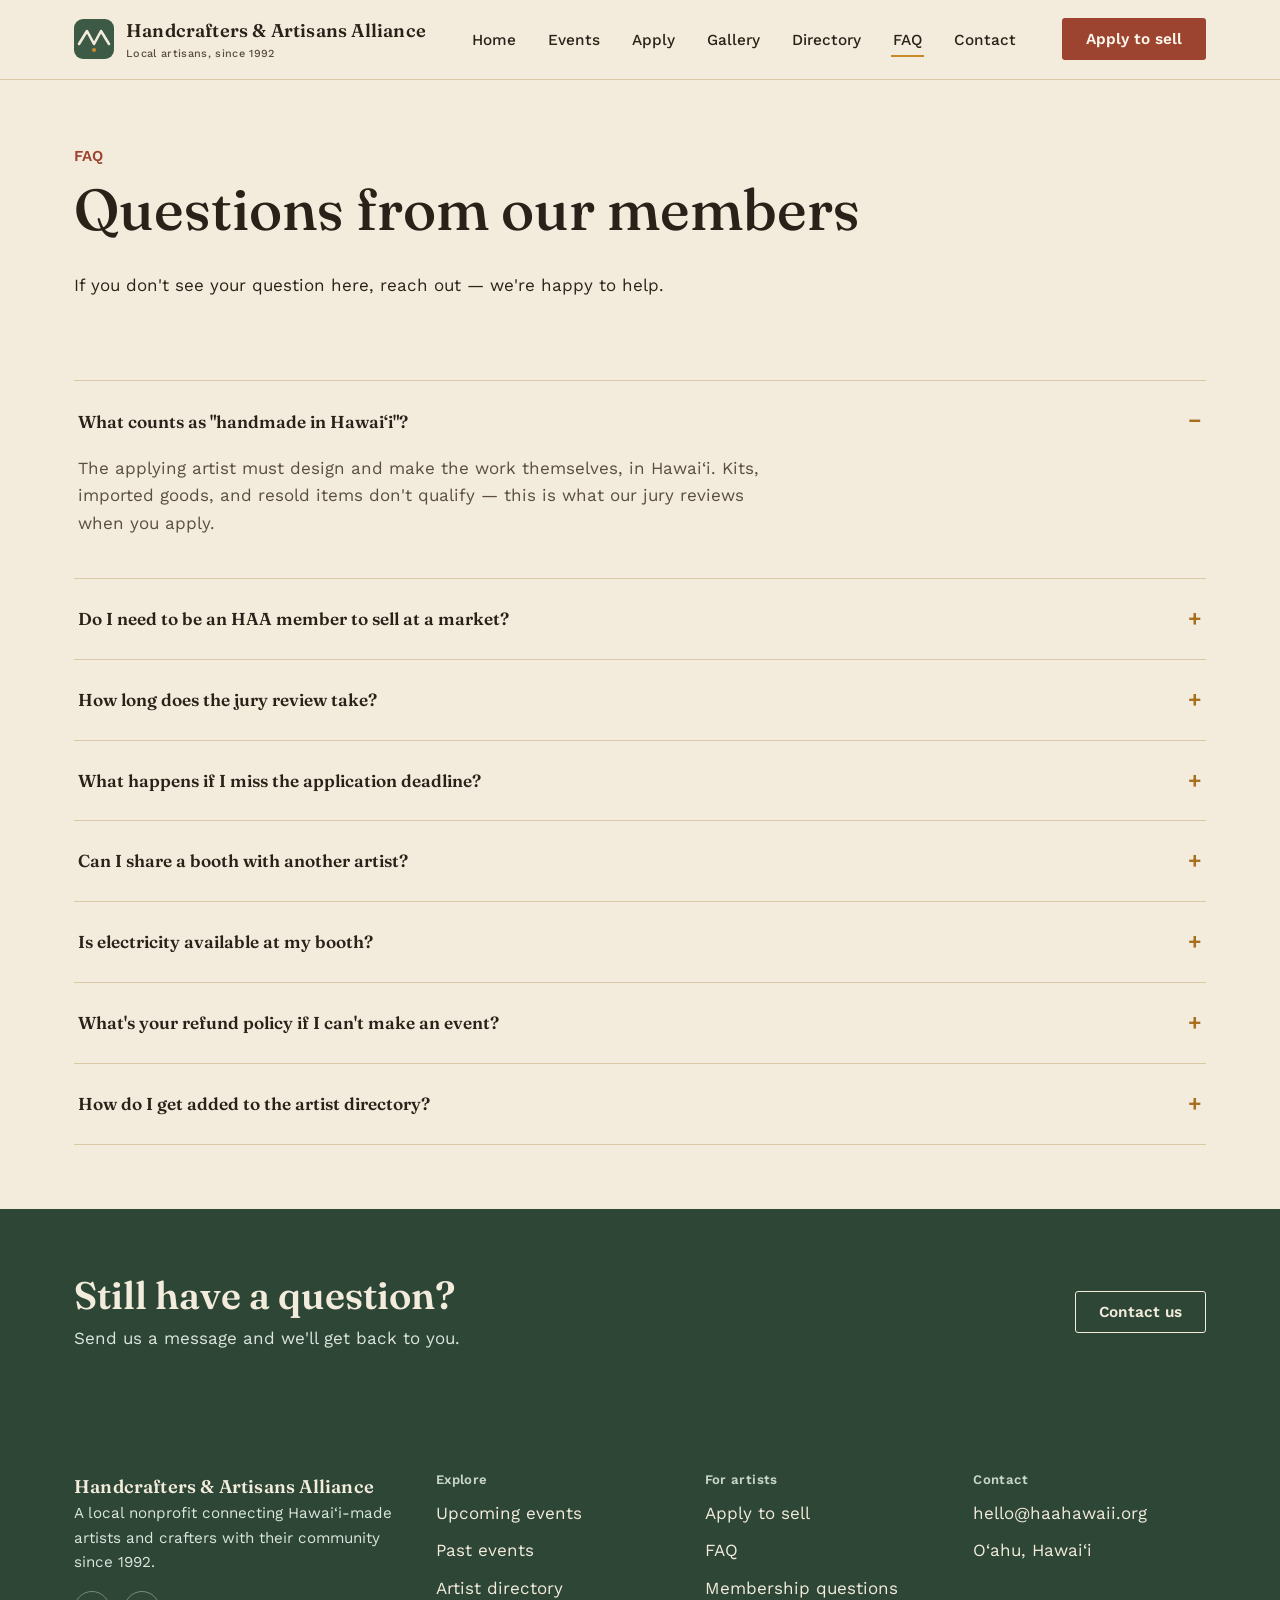
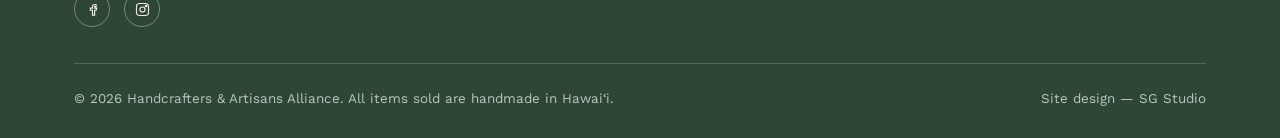
<file: faq.html>
<!doctype html>
<html lang="en">
<head>
<meta charset="utf-8">
<meta name="viewport" content="width=device-width, initial-scale=1">
<title>FAQ — Handcrafters &amp; Artisans Alliance</title>
<meta name="description" content="Answers to common questions about HAA membership, booth fees, applications, and event logistics.">
<link rel="preconnect" href="https://fonts.googleapis.com">
<link rel="preconnect" href="https://fonts.gstatic.com" crossorigin>
<link href="https://fonts.googleapis.com/css2?family=Fraunces:opsz,wght@9..144,500;9..144,600;9..144,700&family=Work+Sans:wght@400;500;600;700&display=swap" rel="stylesheet">
<link rel="stylesheet" href="css/style.css">
</head>
<body>

<header class="site-header">
  <div class="nav-row">
    <a class="brand" href="index.html">
      <svg class="brand-mark" viewBox="0 0 40 40" xmlns="http://www.w3.org/2000/svg" aria-hidden="true">
        <rect width="40" height="40" rx="9" fill="#3D5A46"/>
        <path d="M5 25 L13 12 L20 25 L27 12 L35 25" stroke="#F3ECDD" stroke-width="2.6" fill="none" stroke-linecap="round" stroke-linejoin="round"/>
        <circle cx="20" cy="31" r="2.1" fill="#C8892A"/>
      </svg>
      <span class="brand-text">Handcrafters &amp; Artisans Alliance<small>Local artisans, since 1992</small></span>
    </a>
    <button class="nav-toggle" aria-label="Toggle menu" aria-expanded="false"><span></span></button>
    <ul class="nav-links">
      <li><a href="index.html">Home</a></li>
      <li><a href="events.html">Events</a></li>
      <li><a href="apply.html">Apply</a></li>
      <li><a href="gallery.html">Gallery</a></li>
      <li><a href="directory.html">Directory</a></li>
      <li><a href="faq.html" aria-current="page">FAQ</a></li>
      <li><a href="contact.html">Contact</a></li>
    </ul>
    <div class="nav-cta">
      <a class="btn btn-primary" href="apply.html">Apply to sell</a>
    </div>
  </div>
</header>

<main>
  <section style="padding-bottom:0">
    <div class="container">
      <p class="hero-eyebrow">FAQ</p>
      <h1>Questions from our members</h1>
      <p class="lede">If you don't see your question here, reach out — we're happy to help.</p>
    </div>
  </section>

  <section>
    <div class="container">
      <div class="faq-list">
        <details open>
          <summary>What counts as "handmade in Hawai‘i"?</summary>
          <div class="faq-a"><p>The applying artist must design and make the work themselves, in Hawai‘i. Kits, imported goods, and resold items don't qualify — this is what our jury reviews when you apply.</p></div>
        </details>
        <details>
          <summary>Do I need to be an HAA member to sell at a market?</summary>
          <div class="faq-a"><p>Yes. Membership is required to hold a booth. You can apply for membership and a specific event at the same time on our Apply page.</p></div>
        </details>
        <details>
          <summary>How long does the jury review take?</summary>
          <div class="faq-a"><p>Typically about 10 business days from when you submit your application. You'll hear from us either way, even if we need more photos of your work.</p></div>
        </details>
        <details>
          <summary>What happens if I miss the application deadline?</summary>
          <div class="faq-a"><p>Email us before submitting — we sometimes have room for late applications if space is available, but it isn't guaranteed.</p></div>
        </details>
        <details>
          <summary>Can I share a booth with another artist?</summary>
          <div class="faq-a"><p>Yes, our 5×10 shared booth option exists for exactly this. Both artists should be listed on the same application.</p></div>
        </details>
        <details>
          <summary>Is electricity available at my booth?</summary>
          <div class="faq-a"><p>At most events, yes, for an additional fee listed on the Apply page. Let us know in your application if you need it, since spots are limited.</p></div>
        </details>
        <details>
          <summary>What's your refund policy if I can't make an event?</summary>
          <div class="faq-a"><p>Booth fees are refundable up to two weeks before the event, minus a small processing fee. After that, fees go toward event costs already committed.</p></div>
        </details>
        <details>
          <summary>How do I get added to the artist directory?</summary>
          <div class="faq-a"><p>Once you're accepted as a member, we add your listing to the directory with your craft category and a link to your Instagram or portfolio.</p></div>
        </details>
      </div>
    </div>
  </section>

  <section class="on-taro">
    <div class="container" style="display:flex; justify-content:space-between; align-items:center; flex-wrap:wrap; gap:20px;">
      <div>
        <h2 style="margin-bottom:.2em">Still have a question?</h2>
        <p style="margin:0">Send us a message and we'll get back to you.</p>
      </div>
      <a class="btn btn-ghost-light" href="contact.html">Contact us</a>
    </div>
  </section>
</main>

<footer class="site-footer">
  <div class="container">
    <div class="footer-grid">
      <div class="footer-brand">
        <div class="brand-text" style="color:var(--paper)">Handcrafters &amp; Artisans Alliance</div>
        <p>A local nonprofit connecting Hawai‘i-made artists and crafters with their community since 1992.</p>
        <div class="social-row">
          <a href="https://www.facebook.com/HAAHawaii" target="_blank" rel="noopener" aria-label="Facebook">
            <svg viewBox="0 0 24 24" fill="none" stroke="#F3ECDD" stroke-width="1.6"><path d="M15 8h2V5h-2a3 3 0 0 0-3 3v2H9v3h3v7h3v-7h2.2l.8-3H15V8Z"/></svg>
          </a>
          <a href="https://instagram.com/waikikiartfest" target="_blank" rel="noopener" aria-label="Instagram">
            <svg viewBox="0 0 24 24" fill="none" stroke="#F3ECDD" stroke-width="1.6"><rect x="3.5" y="3.5" width="17" height="17" rx="4.5"/><circle cx="12" cy="12" r="3.6"/><circle cx="17" cy="7" r="1"/></svg>
          </a>
        </div>
      </div>
      <div>
        <h4>Explore</h4>
        <ul>
          <li><a href="events.html">Upcoming events</a></li>
          <li><a href="gallery.html">Past events</a></li>
          <li><a href="directory.html">Artist directory</a></li>
        </ul>
      </div>
      <div>
        <h4>For artists</h4>
        <ul>
          <li><a href="apply.html">Apply to sell</a></li>
          <li><a href="faq.html">FAQ</a></li>
          <li><a href="contact.html">Membership questions</a></li>
        </ul>
      </div>
      <div>
        <h4>Contact</h4>
        <ul>
          <li><a href="mailto:hello@haahawaii.org">hello@haahawaii.org</a></li>
          <li>O‘ahu, Hawai‘i</li>
        </ul>
      </div>
    </div>
    <div class="footer-bottom">
      <span>© 2026 Handcrafters &amp; Artisans Alliance. All items sold are handmade in Hawai‘i.</span>
      <span>Site design — SG Studio</span>
    </div>
  </div>
</footer>

<script src="js/main.js"></script>
</body>
</html>
</file>
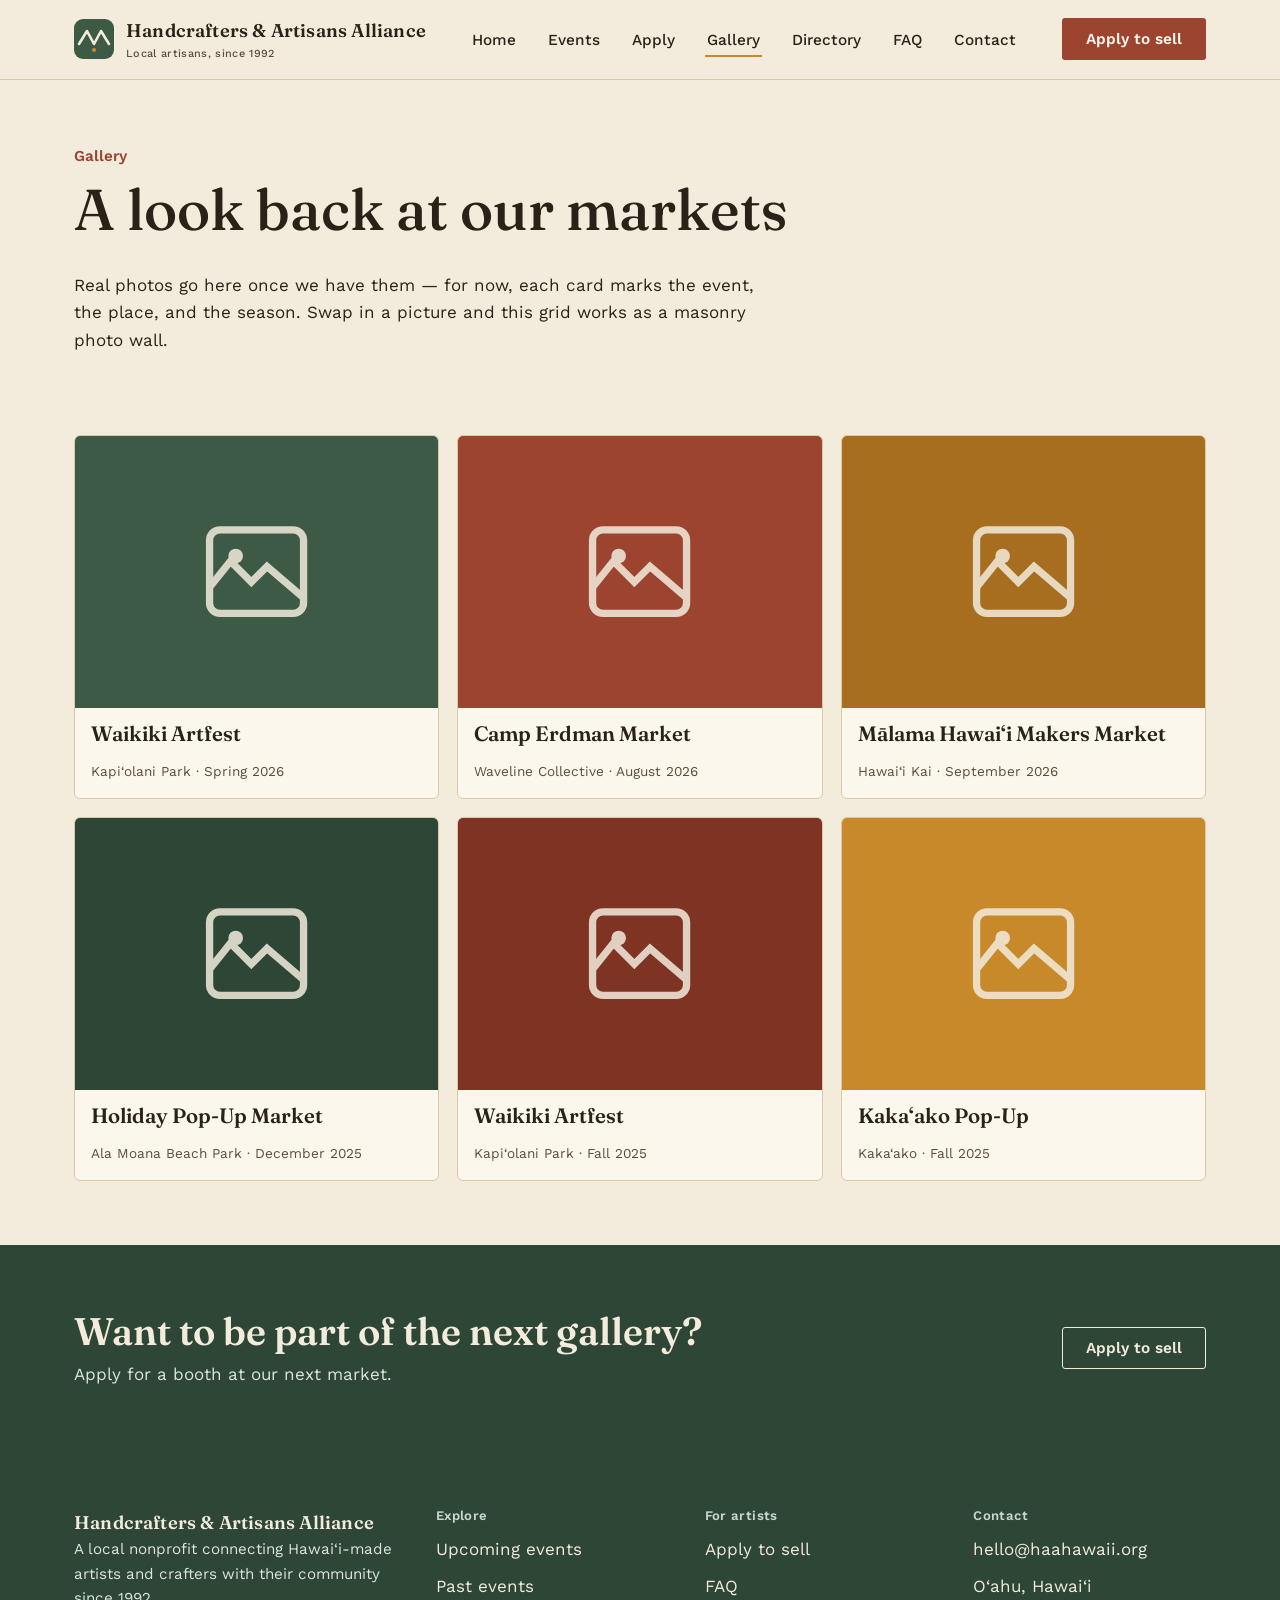
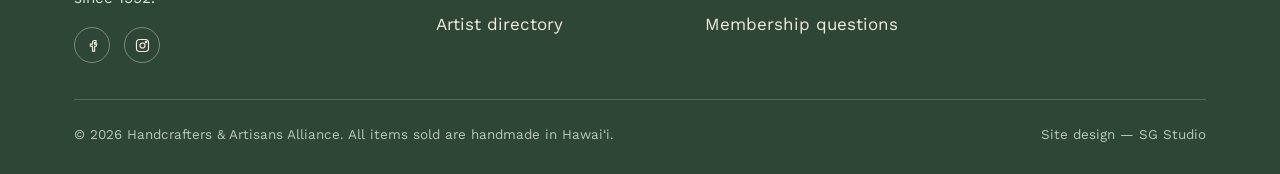
<file: gallery.html>
<!doctype html>
<html lang="en">
<head>
<meta charset="utf-8">
<meta name="viewport" content="width=device-width, initial-scale=1">
<title>Gallery — Handcrafters &amp; Artisans Alliance</title>
<meta name="description" content="Photos from past Handcrafters & Artisans Alliance markets and pop-ups, including Waikiki Artfest.">
<link rel="preconnect" href="https://fonts.googleapis.com">
<link rel="preconnect" href="https://fonts.gstatic.com" crossorigin>
<link href="https://fonts.googleapis.com/css2?family=Fraunces:opsz,wght@9..144,500;9..144,600;9..144,700&family=Work+Sans:wght@400;500;600;700&display=swap" rel="stylesheet">
<link rel="stylesheet" href="css/style.css">
</head>
<body>

<header class="site-header">
  <div class="nav-row">
    <a class="brand" href="index.html">
      <svg class="brand-mark" viewBox="0 0 40 40" xmlns="http://www.w3.org/2000/svg" aria-hidden="true">
        <rect width="40" height="40" rx="9" fill="#3D5A46"/>
        <path d="M5 25 L13 12 L20 25 L27 12 L35 25" stroke="#F3ECDD" stroke-width="2.6" fill="none" stroke-linecap="round" stroke-linejoin="round"/>
        <circle cx="20" cy="31" r="2.1" fill="#C8892A"/>
      </svg>
      <span class="brand-text">Handcrafters &amp; Artisans Alliance<small>Local artisans, since 1992</small></span>
    </a>
    <button class="nav-toggle" aria-label="Toggle menu" aria-expanded="false"><span></span></button>
    <ul class="nav-links">
      <li><a href="index.html">Home</a></li>
      <li><a href="events.html">Events</a></li>
      <li><a href="apply.html">Apply</a></li>
      <li><a href="gallery.html" aria-current="page">Gallery</a></li>
      <li><a href="directory.html">Directory</a></li>
      <li><a href="faq.html">FAQ</a></li>
      <li><a href="contact.html">Contact</a></li>
    </ul>
    <div class="nav-cta">
      <a class="btn btn-primary" href="apply.html">Apply to sell</a>
    </div>
  </div>
</header>

<main>
  <section style="padding-bottom:0">
    <div class="container">
      <p class="hero-eyebrow">Gallery</p>
      <h1>A look back at our markets</h1>
      <p class="lede">Real photos go here once we have them — for now, each card marks the event, the place, and the season. Swap in a picture and this grid works as a masonry photo wall.</p>
    </div>
  </section>

  <section>
    <div class="container">
      <div class="gallery-grid">

        <div class="gallery-item">
          <div class="gallery-thumb" style="background:var(--taro)">
            <svg viewBox="0 0 24 24" fill="none" stroke="#F3ECDD" stroke-width="1.4"><path d="M3 15l4-5 4 4 3-3 7 6"/><rect x="3" y="4" width="18" height="16" rx="2"/><circle cx="8" cy="9" r="1.4" fill="#F3ECDD" stroke="none"/></svg>
          </div>
          <div class="gallery-cap"><h3>Waikiki Artfest</h3><span class="yr">Kapi‘olani Park · Spring 2026</span></div>
        </div>

        <div class="gallery-item">
          <div class="gallery-thumb" style="background:var(--noni)">
            <svg viewBox="0 0 24 24" fill="none" stroke="#F3ECDD" stroke-width="1.4"><path d="M3 15l4-5 4 4 3-3 7 6"/><rect x="3" y="4" width="18" height="16" rx="2"/><circle cx="8" cy="9" r="1.4" fill="#F3ECDD" stroke="none"/></svg>
          </div>
          <div class="gallery-cap"><h3>Camp Erdman Market</h3><span class="yr">Waveline Collective · August 2026</span></div>
        </div>

        <div class="gallery-item">
          <div class="gallery-thumb" style="background:var(--ochre-deep)">
            <svg viewBox="0 0 24 24" fill="none" stroke="#F3ECDD" stroke-width="1.4"><path d="M3 15l4-5 4 4 3-3 7 6"/><rect x="3" y="4" width="18" height="16" rx="2"/><circle cx="8" cy="9" r="1.4" fill="#F3ECDD" stroke="none"/></svg>
          </div>
          <div class="gallery-cap"><h3>Mālama Hawai‘i Makers Market</h3><span class="yr">Hawai‘i Kai · September 2026</span></div>
        </div>

        <div class="gallery-item">
          <div class="gallery-thumb" style="background:var(--taro-deep)">
            <svg viewBox="0 0 24 24" fill="none" stroke="#F3ECDD" stroke-width="1.4"><path d="M3 15l4-5 4 4 3-3 7 6"/><rect x="3" y="4" width="18" height="16" rx="2"/><circle cx="8" cy="9" r="1.4" fill="#F3ECDD" stroke="none"/></svg>
          </div>
          <div class="gallery-cap"><h3>Holiday Pop-Up Market</h3><span class="yr">Ala Moana Beach Park · December 2025</span></div>
        </div>

        <div class="gallery-item">
          <div class="gallery-thumb" style="background:var(--noni-deep)">
            <svg viewBox="0 0 24 24" fill="none" stroke="#F3ECDD" stroke-width="1.4"><path d="M3 15l4-5 4 4 3-3 7 6"/><rect x="3" y="4" width="18" height="16" rx="2"/><circle cx="8" cy="9" r="1.4" fill="#F3ECDD" stroke="none"/></svg>
          </div>
          <div class="gallery-cap"><h3>Waikiki Artfest</h3><span class="yr">Kapi‘olani Park · Fall 2025</span></div>
        </div>

        <div class="gallery-item">
          <div class="gallery-thumb" style="background:var(--ochre)">
            <svg viewBox="0 0 24 24" fill="none" stroke="#F3ECDD" stroke-width="1.4"><path d="M3 15l4-5 4 4 3-3 7 6"/><rect x="3" y="4" width="18" height="16" rx="2"/><circle cx="8" cy="9" r="1.4" fill="#F3ECDD" stroke="none"/></svg>
          </div>
          <div class="gallery-cap"><h3>Kaka‘ako Pop-Up</h3><span class="yr">Kaka‘ako · Fall 2025</span></div>
        </div>

      </div>
    </div>
  </section>

  <section class="on-taro">
    <div class="container" style="display:flex; justify-content:space-between; align-items:center; flex-wrap:wrap; gap:20px;">
      <div>
        <h2 style="margin-bottom:.2em">Want to be part of the next gallery?</h2>
        <p style="margin:0">Apply for a booth at our next market.</p>
      </div>
      <a class="btn btn-ghost-light" href="apply.html">Apply to sell</a>
    </div>
  </section>
</main>

<footer class="site-footer">
  <div class="container">
    <div class="footer-grid">
      <div class="footer-brand">
        <div class="brand-text" style="color:var(--paper)">Handcrafters &amp; Artisans Alliance</div>
        <p>A local nonprofit connecting Hawai‘i-made artists and crafters with their community since 1992.</p>
        <div class="social-row">
          <a href="https://www.facebook.com/HAAHawaii" target="_blank" rel="noopener" aria-label="Facebook">
            <svg viewBox="0 0 24 24" fill="none" stroke="#F3ECDD" stroke-width="1.6"><path d="M15 8h2V5h-2a3 3 0 0 0-3 3v2H9v3h3v7h3v-7h2.2l.8-3H15V8Z"/></svg>
          </a>
          <a href="https://instagram.com/waikikiartfest" target="_blank" rel="noopener" aria-label="Instagram">
            <svg viewBox="0 0 24 24" fill="none" stroke="#F3ECDD" stroke-width="1.6"><rect x="3.5" y="3.5" width="17" height="17" rx="4.5"/><circle cx="12" cy="12" r="3.6"/><circle cx="17" cy="7" r="1"/></svg>
          </a>
        </div>
      </div>
      <div>
        <h4>Explore</h4>
        <ul>
          <li><a href="events.html">Upcoming events</a></li>
          <li><a href="gallery.html">Past events</a></li>
          <li><a href="directory.html">Artist directory</a></li>
        </ul>
      </div>
      <div>
        <h4>For artists</h4>
        <ul>
          <li><a href="apply.html">Apply to sell</a></li>
          <li><a href="faq.html">FAQ</a></li>
          <li><a href="contact.html">Membership questions</a></li>
        </ul>
      </div>
      <div>
        <h4>Contact</h4>
        <ul>
          <li><a href="mailto:hello@haahawaii.org">hello@haahawaii.org</a></li>
          <li>O‘ahu, Hawai‘i</li>
        </ul>
      </div>
    </div>
    <div class="footer-bottom">
      <span>© 2026 Handcrafters &amp; Artisans Alliance. All items sold are handmade in Hawai‘i.</span>
      <span>Site design — SG Studio</span>
    </div>
  </div>
</footer>

<script src="js/main.js"></script>
</body>
</html>
</file>
<file: css/style.css>
/* ============================================================
   Handcrafters & Artisans Alliance — shared stylesheet
   Design tokens drawn from kapa cloth dye colors: turmeric
   ochre, morinda (noni) red-brown, taro-leaf green, on an
   unbleached kapa cream. Ink is a warm kukui-soot brown-black
   rather than pure black.
   ============================================================ */

:root{
  --paper:        #F3ECDD;
  --paper-deep:   #E9DDC1;
  --paper-card:   #FBF7EC;
  --ink:          #2A2118;
  --ink-soft:     #5B4E3E;
  --ochre:        #C8892A;
  --ochre-deep:   #A66E1E;
  --noni:         #9C4430;
  --noni-deep:    #7E3323;
  --taro:         #3D5A46;
  --taro-deep:    #2E4636;
  --line:         #D9C9A6;

  --font-display: 'Fraunces', 'Iowan Old Style', serif;
  --font-body:    'Work Sans', 'Segoe UI', sans-serif;

  --max-w: 1180px;
  --radius-sm: 3px;
  --radius-md: 6px;
}

*, *::before, *::after{ box-sizing: border-box; }
html{ scroll-behavior: smooth; }

body{
  margin: 0;
  background: var(--paper);
  color: var(--ink);
  font-family: var(--font-body);
  font-size: 17px;
  line-height: 1.6;
  -webkit-font-smoothing: antialiased;
}

h1,h2,h3,h4{
  font-family: var(--font-display);
  font-weight: 600;
  color: var(--ink);
  line-height: 1.15;
  margin: 0 0 .5em;
  font-variation-settings: "opsz" 40;
}
h1{ font-size: clamp(2.2rem, 5vw, 3.6rem); font-weight: 500; }
h2{ font-size: clamp(1.7rem, 3.2vw, 2.4rem); }
h3{ font-size: 1.3rem; }

p{ margin: 0 0 1em; max-width: 62ch; }
a{ color: var(--noni); text-decoration-thickness: 1px; }
a:hover{ color: var(--noni-deep); }
ul{ padding-left: 1.2em; }

img{ max-width: 100%; display: block; }

.container{
  max-width: var(--max-w);
  margin: 0 auto;
  padding: 0 24px;
}

.visually-hidden{
  position: absolute; width: 1px; height: 1px;
  overflow: hidden; clip: rect(0,0,0,0); white-space: nowrap;
}

:focus-visible{
  outline: 2px solid var(--noni);
  outline-offset: 3px;
}

/* ---------- kapa pattern texture ---------- */
.pattern-kapa{
  background-color: var(--paper);
  background-image: url("data:image/svg+xml,%3Csvg xmlns='http://www.w3.org/2000/svg' width='52' height='30'%3E%3Cpath d='M0 26 L13 4 L26 26 L39 4 L52 26' fill='none' stroke='%232A2118' stroke-width='1.4' opacity='0.07'/%3E%3C/svg%3E");
  background-repeat: repeat;
}
.pattern-kapa-dark{
  background-color: var(--taro-deep);
  background-image: url("data:image/svg+xml,%3Csvg xmlns='http://www.w3.org/2000/svg' width='52' height='30'%3E%3Cpath d='M0 26 L13 4 L26 26 L39 4 L52 26' fill='none' stroke='%23F3ECDD' stroke-width='1.4' opacity='0.10'/%3E%3C/svg%3E");
  background-repeat: repeat;
}

/* ---------- buttons ---------- */
.btn{
  display: inline-flex;
  align-items: center;
  gap: .5em;
  font-family: var(--font-body);
  font-weight: 600;
  font-size: .96rem;
  padding: .8em 1.5em;
  border-radius: var(--radius-sm);
  border: 1.5px solid transparent;
  cursor: pointer;
  text-decoration: none;
  line-height: 1;
  transition: background-color .15s ease, color .15s ease, border-color .15s ease;
}
.btn-primary{ background: var(--noni); color: var(--paper-card); }
.btn-primary:hover{ background: var(--noni-deep); color: var(--paper-card); }
.btn-ghost{ background: transparent; color: var(--ink); border-color: var(--ink); }
.btn-ghost:hover{ background: var(--ink); color: var(--paper); }
.btn-ghost-light{ background: transparent; color: var(--paper); border-color: var(--paper); }
.btn-ghost-light:hover{ background: var(--paper); color: var(--taro-deep); }

/* ---------- header / nav ---------- */
.site-header{
  position: sticky; top: 0; z-index: 40;
  background: var(--paper);
  border-bottom: 1px solid var(--line);
}
.nav-row{
  display: flex; align-items: center; justify-content: space-between;
  padding: 16px 24px;
  max-width: var(--max-w);
  margin: 0 auto;
}
.brand{
  display: flex; align-items: center; gap: 12px;
  text-decoration: none; color: var(--ink);
}
.brand-mark{ width: 40px; height: 40px; flex-shrink: 0; }
.brand-text{
  font-family: var(--font-display);
  font-size: 1.15rem;
  font-weight: 600;
  letter-spacing: .01em;
}
.brand-text small{
  display: block;
  font-family: var(--font-body);
  font-size: .68rem;
  font-weight: 500;
  color: var(--ink-soft);
  letter-spacing: .03em;
}

.nav-links{
  display: flex; align-items: center; gap: 28px; list-style: none;
  margin: 0; padding: 0;
}
.nav-links a{
  color: var(--ink); text-decoration: none;
  font-weight: 500; font-size: .96rem;
  padding: 6px 2px;
  border-bottom: 2px solid transparent;
}
.nav-links a:hover, .nav-links a[aria-current="page"]{
  border-bottom-color: var(--ochre);
  color: var(--ink);
}
.nav-cta{ display: flex; align-items: center; gap: 16px; }

.nav-toggle{
  display: none;
  background: none; border: none; cursor: pointer;
  width: 40px; height: 40px; padding: 0;
  align-items: center; justify-content: center;
}
.nav-toggle span, .nav-toggle::before, .nav-toggle::after{
  content: ""; display: block; width: 22px; height: 2px;
  background: var(--ink); margin: 5px auto; transition: transform .2s ease, opacity .2s ease;
}

@media (max-width: 860px){
  .nav-links{
    position: absolute; top: 100%; left: 0; right: 0;
    flex-direction: column; align-items: flex-start; gap: 0;
    background: var(--paper);
    border-bottom: 1px solid var(--line);
    max-height: 0; overflow: hidden;
  }
  .nav-links.open{ max-height: 480px; }
  .nav-links li{ width: 100%; }
  .nav-links a{ display: block; padding: 14px 24px; border-bottom: 1px solid var(--line); }
  .nav-links a:hover{ border-bottom: 1px solid var(--line); background: var(--paper-deep); }
  .nav-cta .btn-primary{ display: none; }
  .nav-toggle{ display: flex; }
}

/* ---------- hero ---------- */
.hero{
  padding: 64px 0 76px;
}
.hero-grid{
  display: grid;
  grid-template-columns: 1.15fr .85fr;
  gap: 48px;
  align-items: center;
}
.hero-eyebrow{
  color: var(--noni);
  font-weight: 600;
  font-size: .95rem;
  margin: 0 0 .6em;
}
.hero p.lede{ font-size: 1.15rem; color: var(--ink-soft); }
.hero-ctas{ display: flex; gap: 14px; flex-wrap: wrap; margin-top: 1.6em; }

.hero-art{
  aspect-ratio: 4/3.4;
  border-radius: var(--radius-md);
  position: relative;
  overflow: hidden;
}
.hero-art svg{ width: 100%; height: 100%; display: block; }

@media (max-width: 860px){
  .hero-grid{ grid-template-columns: 1fr; }
  .hero-art{ order: -1; aspect-ratio: 16/9; }
}

/* ---------- sections ---------- */
section{ padding: 64px 0; }
.section-head{
  display: flex; justify-content: space-between; align-items: flex-end;
  gap: 24px; margin-bottom: 2.2em; flex-wrap: wrap;
}
.section-head p{ margin: 0; color: var(--ink-soft); }
.divider{
  border: none; height: 1px; background: var(--line); margin: 0;
}

.on-taro{ background: var(--taro-deep); color: var(--paper); }
.on-taro h2, .on-taro h3{ color: var(--paper); }
.on-taro p{ color: #DCE6DE; }
.on-taro a{ color: var(--paper); }

/* ---------- purpose grid (not a sequence — no numbering) ---------- */
.purpose-grid{
  display: grid;
  grid-template-columns: repeat(2, 1fr);
  gap: 1px;
  background: var(--line);
  border: 1px solid var(--line);
}
.purpose-card{
  background: var(--paper-card);
  padding: 30px 28px;
}
.purpose-card .icon{ width: 34px; height: 34px; margin-bottom: 14px; color: var(--ochre-deep); }
.purpose-card h3{ margin-bottom: .4em; }
.purpose-card p{ margin: 0; color: var(--ink-soft); font-size: .96rem; }

@media (max-width: 700px){
  .purpose-grid{ grid-template-columns: 1fr; }
}

/* ---------- cards / event teasers ---------- */
.card-row{
  display: grid;
  grid-template-columns: repeat(3, 1fr);
  gap: 22px;
}
@media (max-width: 900px){ .card-row{ grid-template-columns: 1fr; } }

.event-card{
  border: 1px solid var(--line);
  background: var(--paper-card);
  border-radius: var(--radius-md);
  overflow: hidden;
}
.event-card .date-tag{
  background: var(--taro);
  color: var(--paper);
  padding: 10px 18px;
  font-family: var(--font-display);
  font-weight: 600;
  font-size: .95rem;
  display: flex; justify-content: space-between; align-items: center;
}
.event-card .body{ padding: 20px 20px 22px; }
.event-card h3{ margin-bottom: .3em; font-size: 1.15rem; }
.event-card .meta{ color: var(--ink-soft); font-size: .9rem; margin-bottom: .8em; }
.tag{
  display: inline-block;
  font-size: .78rem;
  font-weight: 600;
  padding: .25em .7em;
  border-radius: 100px;
  border: 1px solid currentColor;
}
.tag-market{ color: var(--noni); }
.tag-meeting{ color: var(--taro); }
.tag-pop-up{ color: var(--ochre-deep); }

/* ---------- timeline (events page) ---------- */
.timeline{ position: relative; }
.timeline-month{
  font-family: var(--font-display);
  font-size: 1.5rem;
  margin: 2.2em 0 1em;
  padding-bottom: .3em;
  border-bottom: 2px solid var(--ochre);
}
.timeline-month:first-child{ margin-top: 0; }
.timeline-item{
  display: grid;
  grid-template-columns: 110px 1fr;
  gap: 20px;
  padding: 18px 0;
  border-bottom: 1px solid var(--line);
}
.timeline-item .day{
  font-family: var(--font-display);
  font-size: 1.8rem;
  font-weight: 600;
  color: var(--noni);
  line-height: 1;
}
.timeline-item .day span{
  display: block; font-family: var(--font-body);
  font-size: .7rem; font-weight: 600; color: var(--ink-soft);
  margin-top: 4px; letter-spacing: .02em;
}
.timeline-item .details h3{ margin-bottom: .25em; font-size: 1.1rem; }
.timeline-item .details .meta{ color: var(--ink-soft); font-size: .92rem; margin-bottom: .5em; }
@media (max-width: 620px){
  .timeline-item{ grid-template-columns: 60px 1fr; }
  .timeline-item .day{ font-size: 1.3rem; }
}

.filter-row{ display: flex; gap: 10px; flex-wrap: wrap; margin-bottom: 2em; }
.chip{
  border: 1.5px solid var(--line);
  background: var(--paper-card);
  color: var(--ink);
  padding: .5em 1.1em;
  border-radius: 100px;
  font-size: .88rem;
  font-weight: 600;
  cursor: pointer;
}
.chip.is-active{ border-color: var(--noni); color: var(--noni); background: #FBEFE9; }

/* ---------- process steps (apply page — genuine sequence) ---------- */
.steps{
  counter-reset: step;
  display: grid;
  gap: 0;
  border-top: 1px solid var(--line);
}
.step{
  counter-increment: step;
  display: grid;
  grid-template-columns: 64px 1fr;
  gap: 20px;
  padding: 22px 0;
  border-bottom: 1px solid var(--line);
}
.step::before{
  content: counter(step);
  font-family: var(--font-display);
  font-size: 1.6rem;
  font-weight: 600;
  color: var(--ochre-deep);
}
.step h3{ grid-column: 2; margin-bottom: .3em; font-size: 1.08rem; }
.step p{ grid-column: 2; margin: 0; color: var(--ink-soft); }

/* ---------- tables (fees / deadlines) ---------- */
.table-wrap{ overflow-x: auto; border: 1px solid var(--line); border-radius: var(--radius-md); }
table{ width: 100%; border-collapse: collapse; min-width: 480px; background: var(--paper-card); }
th, td{ text-align: left; padding: 14px 20px; border-bottom: 1px solid var(--line); }
th{ font-family: var(--font-display); font-weight: 600; font-size: 1rem; background: var(--paper-deep); }
tr:last-child td{ border-bottom: none; }
td.num{ font-variant-numeric: tabular-nums; white-space: nowrap; }

.note-box{
  border-left: 3px solid var(--ochre);
  background: var(--paper-card);
  padding: 18px 22px;
  border-radius: 0 var(--radius-md) var(--radius-md) 0;
  margin: 1.8em 0;
}
.note-box p{ margin: 0; }

/* ---------- gallery ---------- */
.gallery-grid{
  display: grid;
  grid-template-columns: repeat(3, 1fr);
  gap: 18px;
}
@media (max-width: 900px){ .gallery-grid{ grid-template-columns: repeat(2, 1fr); } }
@media (max-width: 560px){ .gallery-grid{ grid-template-columns: 1fr; } }

.gallery-item{
  border-radius: var(--radius-md);
  overflow: hidden;
  border: 1px solid var(--line);
  background: var(--paper-card);
}
.gallery-thumb{
  aspect-ratio: 4/3;
  display: flex; align-items: center; justify-content: center;
  color: var(--paper);
}
.gallery-thumb svg{ width: 46%; height: 46%; opacity: .85; }
.gallery-cap{ padding: 14px 16px; }
.gallery-cap .yr{ color: var(--ink-soft); font-size: .85rem; }

/* ---------- directory ---------- */
.directory-grid{
  display: grid;
  grid-template-columns: repeat(3, 1fr);
  gap: 20px;
}
@media (max-width: 900px){ .directory-grid{ grid-template-columns: repeat(2, 1fr); } }
@media (max-width: 620px){ .directory-grid{ grid-template-columns: 1fr; } }

.vendor-card{
  border: 1px solid var(--line);
  background: var(--paper-card);
  border-radius: var(--radius-md);
  padding: 22px;
}
.vendor-card .avatar{
  width: 52px; height: 52px; border-radius: 50%;
  background: var(--ochre); color: var(--paper);
  display: flex; align-items: center; justify-content: center;
  font-family: var(--font-display); font-weight: 600; font-size: 1.1rem;
  margin-bottom: 14px;
}
.vendor-card h3{ font-size: 1.05rem; margin-bottom: .15em; }
.vendor-card .craft{ color: var(--noni); font-size: .88rem; font-weight: 600; margin-bottom: .6em; }
.vendor-card p{ font-size: .92rem; color: var(--ink-soft); margin-bottom: .8em; }
.vendor-card .links{ display: flex; gap: 14px; font-size: .88rem; }

/* ---------- FAQ accordion (native details/summary) ---------- */
.faq-list{ border-top: 1px solid var(--line); }
.faq-list details{ border-bottom: 1px solid var(--line); padding: 6px 0; }
.faq-list summary{
  cursor: pointer;
  list-style: none;
  display: flex; justify-content: space-between; align-items: center;
  padding: 16px 4px;
  font-family: var(--font-display);
  font-weight: 600;
  font-size: 1.08rem;
}
.faq-list summary::-webkit-details-marker{ display: none; }
.faq-list summary::after{
  content: "+";
  font-family: var(--font-body);
  font-size: 1.4rem;
  color: var(--ochre-deep);
  flex-shrink: 0; margin-left: 20px;
}
.faq-list details[open] summary::after{ content: "\2212"; }
.faq-list .faq-a{ padding: 0 4px 18px; color: var(--ink-soft); max-width: 68ch; }

/* ---------- forms ---------- */
.form-grid{ display: grid; gap: 18px; max-width: 620px; }
.form-row-2{ display: grid; grid-template-columns: 1fr 1fr; gap: 18px; }
@media (max-width: 560px){ .form-row-2{ grid-template-columns: 1fr; } }

label{ display: block; font-weight: 600; font-size: .92rem; margin-bottom: .4em; }
input, select, textarea{
  width: 100%;
  font-family: var(--font-body);
  font-size: 1rem;
  padding: .8em .9em;
  border: 1.5px solid var(--line);
  border-radius: var(--radius-sm);
  background: var(--paper-card);
  color: var(--ink);
}
input:focus, select:focus, textarea:focus{ border-color: var(--noni); outline: none; }
textarea{ resize: vertical; min-height: 120px; }
.field-hint{ font-size: .82rem; color: var(--ink-soft); margin-top: .3em; }
.form-note{ font-size: .88rem; color: var(--ink-soft); }

/* ---------- footer ---------- */
.site-footer{ background: var(--taro-deep); color: var(--paper); padding: 56px 0 28px; }
.footer-grid{
  display: grid;
  grid-template-columns: 1.4fr 1fr 1fr 1fr;
  gap: 36px;
  padding-bottom: 36px;
  border-bottom: 1px solid rgba(243,236,221,.2);
}
@media (max-width: 760px){ .footer-grid{ grid-template-columns: 1fr 1fr; } }
.site-footer h4{
  font-family: var(--font-body);
  font-weight: 600; font-size: .82rem;
  letter-spacing: .03em;
  color: #C9D6CB;
  margin-bottom: 1em;
}
.site-footer ul{ list-style: none; padding: 0; margin: 0; }
.site-footer li{ margin-bottom: .6em; }
.site-footer a{ color: var(--paper); text-decoration: none; }
.site-footer a:hover{ text-decoration: underline; }
.footer-brand p{ color: #DCE6DE; font-size: .95rem; }
.social-row{ display: flex; gap: 14px; margin-top: 1em; }
.social-row a{
  width: 36px; height: 36px; border-radius: 50%;
  border: 1.5px solid rgba(243,236,221,.4);
  display: flex; align-items: center; justify-content: center;
}
.social-row svg{ width: 17px; height: 17px; }
.footer-bottom{
  display: flex; justify-content: space-between; flex-wrap: wrap; gap: 10px;
  padding-top: 24px; font-size: .84rem; color: #B9C7BB;
}
</file>
